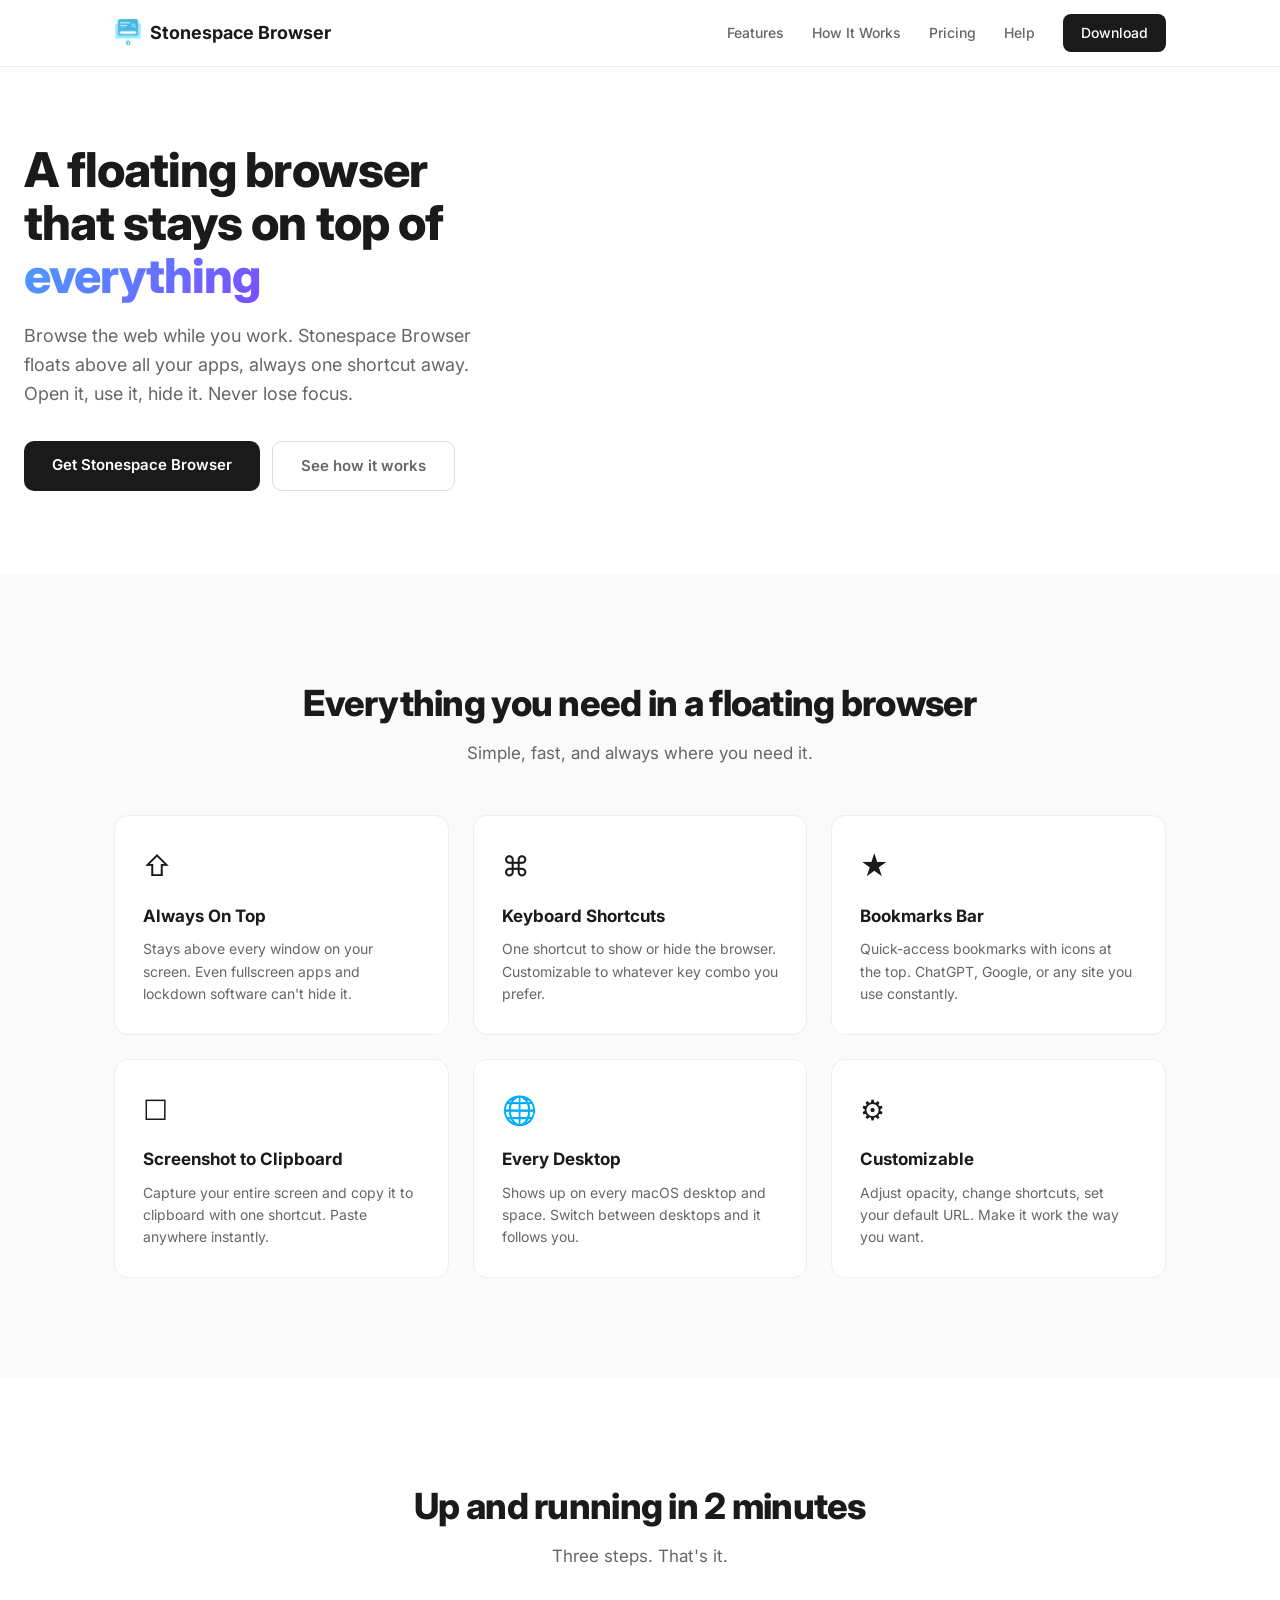
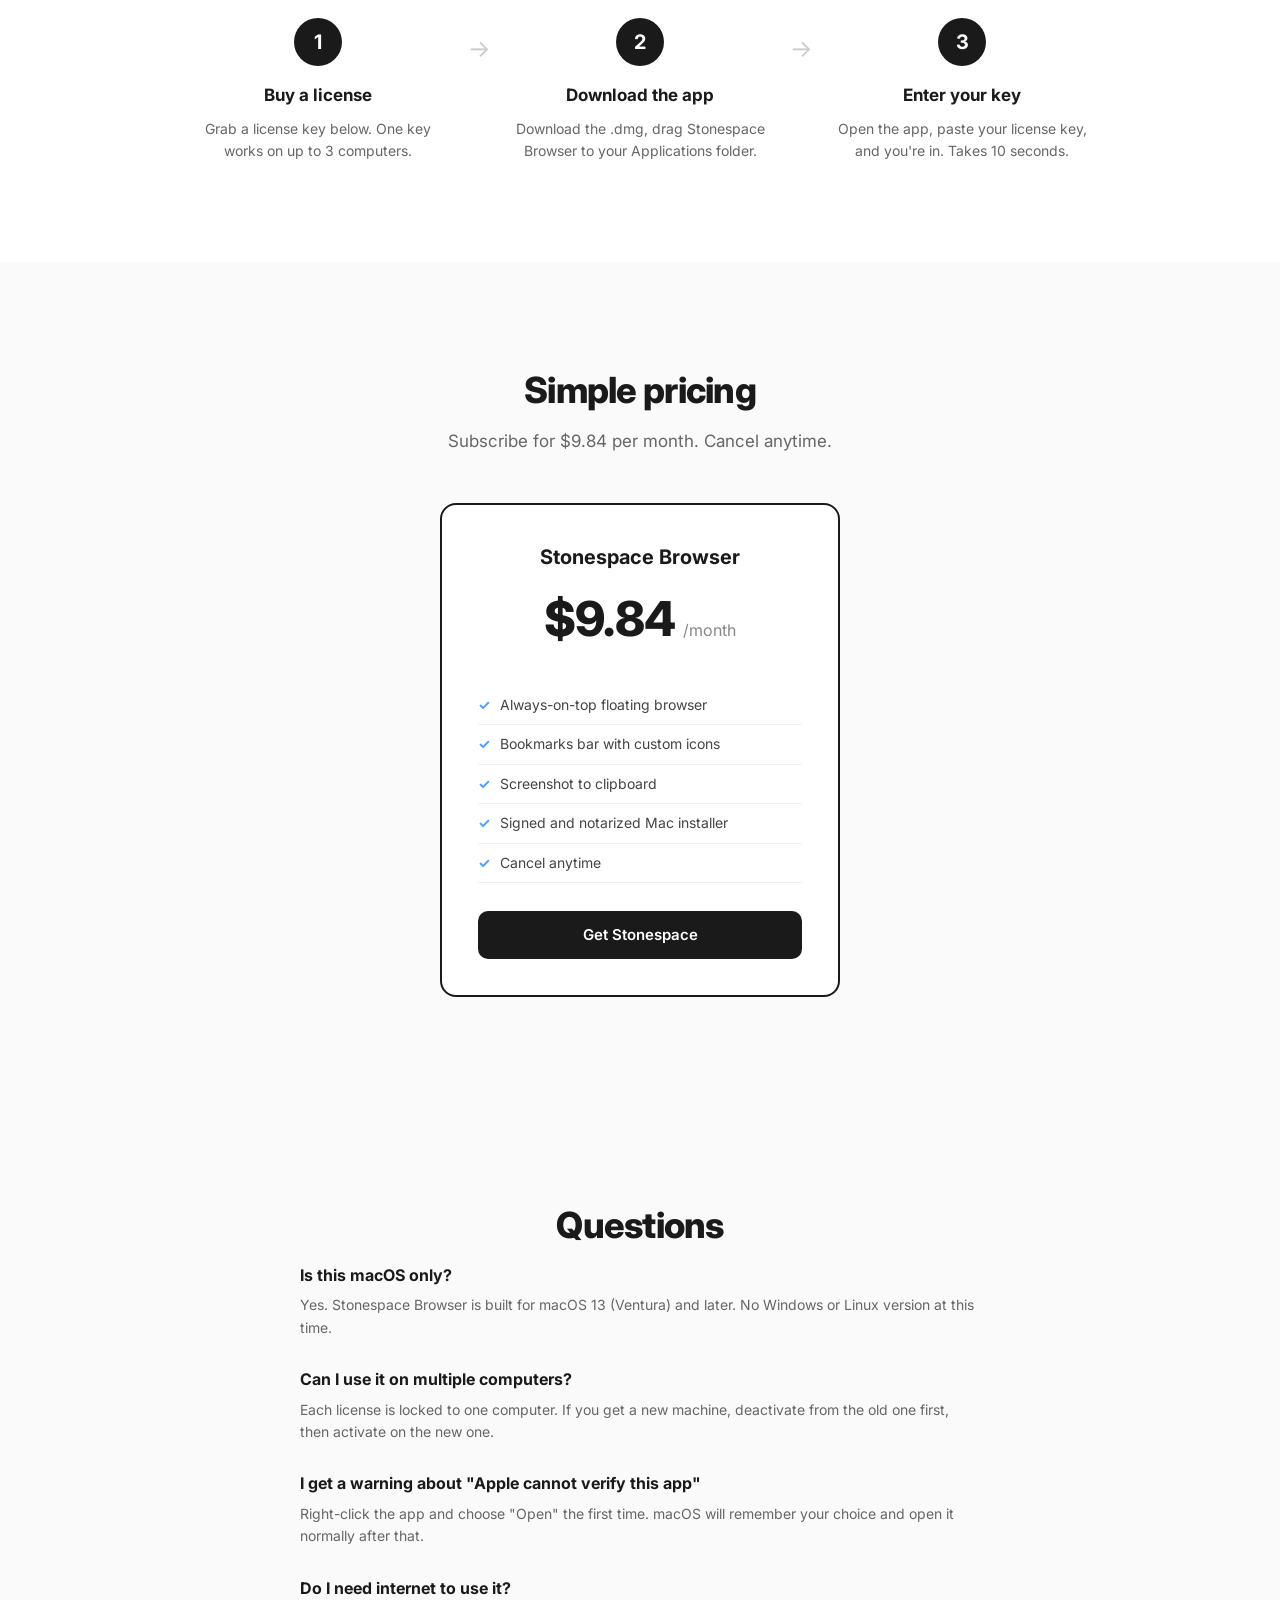
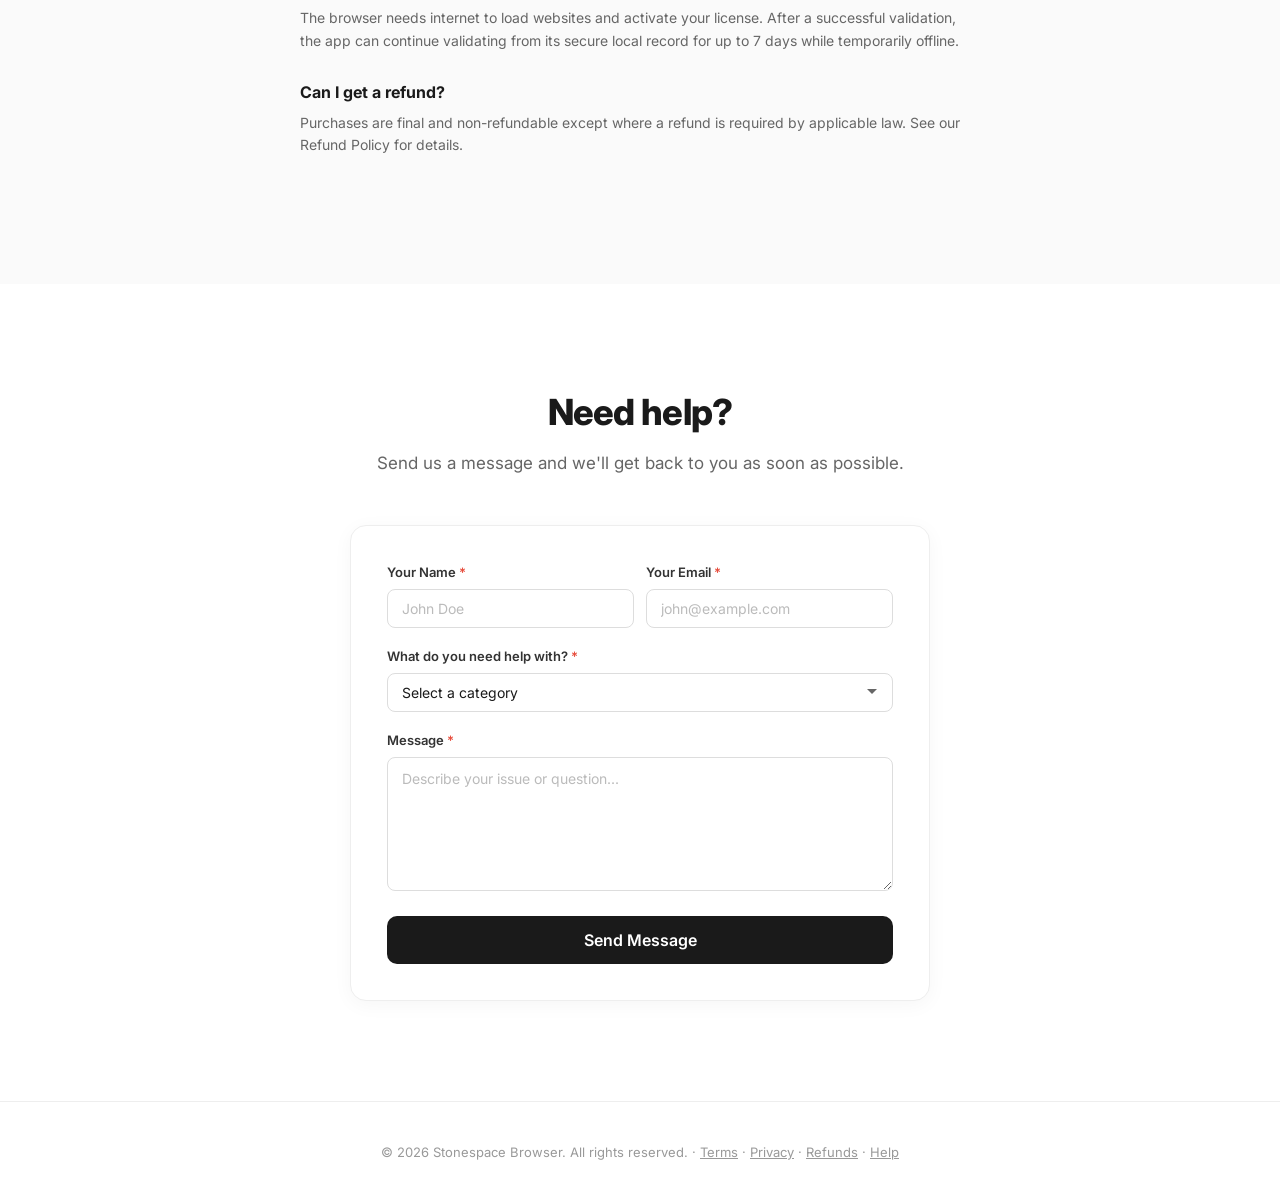
<file: index.html>
<!DOCTYPE html>
<html lang="en">
<head>
  <meta charset="UTF-8">
  <meta name="viewport" content="width=device-width, initial-scale=1.0">
  <title>Stonespace Browser - A floating browser that stays on top of everything</title>
  <meta name="description" content="Stonespace Browser is a floating, always-on-top browser for macOS. Browse while you work. Keyboard shortcuts, bookmarks, screenshot tools.">
  <link rel="icon" type="image/png" href="assets/logo.png"><link rel="apple-touch-icon" href="assets/logo.png"><link rel="stylesheet" href="styles.css">
  <link rel="preconnect" href="https://fonts.googleapis.com">
  <meta name="google-site-verification" content="9dTam0YmPldmu70HEx65VYj5ccZgV-qTN7YN_IfCn6Y"><link rel="preconnect" href="https://fonts.gstatic.com" crossorigin>
  <link href="https://fonts.googleapis.com/css2?family=Inter:wght@400;500;600;700;800&amp;display=swap" rel="stylesheet">
</head>
<body>

  <!-- Nav -->
  <nav>
    <div class="nav-inner">
      <div class="nav-logo">
        <img src="assets/logo.png" alt="Stonespace Browser" class="nav-logo-img">
        Stonespace Browser
      </div>
      <div class="nav-links">
        <a href="#features">Features</a>
        <a href="#how-it-works">How It Works</a>
        <a href="#pricing">Pricing</a>
        <a href="#help" class="nav-link-help">Help</a>
        <a href="#" class="nav-btn open-registration">Download</a>
      </div>
    </div>
  </nav>

  <!-- Hero -->
  <section class="hero">
    <div class="hero-inner">
      <div class="hero-text">
        <h1>A floating browser that stays on top of <em>everything</em></h1>
        <p class="hero-sub">Browse the web while you work. Stonespace Browser floats above all your apps, always one shortcut away. Open it, use it, hide it. Never lose focus.</p>
        <div class="hero-buttons">
          <a href="#" class="btn btn-primary open-registration">Get Stonespace Browser</a>
          <a href="#how-it-works" class="btn btn-ghost">See how it works</a>
        </div>
      </div>

      <div class="hero-macbook">
        <video id="demo-video" class="hero-video" muted loop playsinline>
          <source src="assets/hero-demo.mp4" type="video/mp4">
        </video>

        <!-- Floating shortcut indicator -->
        <div class="shortcut-badge" id="shortcut-badge">
          <span class="kbd">&#8984;</span> + <span class="kbd">3</span>
        </div>
      </div>
    </div>
  </section>

  <!-- Features -->
  <section class="features" id="features">
    <div class="section-inner">
      <h2>Everything you need in a floating browser</h2>
      <p class="section-sub">Simple, fast, and always where you need it.</p>

      <div class="features-grid">
        <div class="feature-card">
          <div class="feature-icon">&#8679;</div>
          <h3>Always On Top</h3>
          <p>Stays above every window on your screen. Even fullscreen apps and lockdown software can't hide it.</p>
        </div>
        <div class="feature-card">
          <div class="feature-icon">&#8984;</div>
          <h3>Keyboard Shortcuts</h3>
          <p>One shortcut to show or hide the browser. Customizable to whatever key combo you prefer.</p>
        </div>
        <div class="feature-card">
          <div class="feature-icon">&#9733;</div>
          <h3>Bookmarks Bar</h3>
          <p>Quick-access bookmarks with icons at the top. ChatGPT, Google, or any site you use constantly.</p>
        </div>
        <div class="feature-card">
          <div class="feature-icon">&#9744;</div>
          <h3>Screenshot to Clipboard</h3>
          <p>Capture your entire screen and copy it to clipboard with one shortcut. Paste anywhere instantly.</p>
        </div>
        <div class="feature-card">
          <div class="feature-icon">&#127760;</div>
          <h3>Every Desktop</h3>
          <p>Shows up on every macOS desktop and space. Switch between desktops and it follows you.</p>
        </div>
        <div class="feature-card">
          <div class="feature-icon">&#9881;</div>
          <h3>Customizable</h3>
          <p>Adjust opacity, change shortcuts, set your default URL. Make it work the way you want.</p>
        </div>
      </div>
    </div>
  </section>

  <!-- How It Works -->
  <section class="how-it-works" id="how-it-works">
    <div class="section-inner">
      <h2>Up and running in 2 minutes</h2>
      <p class="section-sub">Three steps. That's it.</p>

      <div class="steps">
        <div class="step">
          <div class="step-num">1</div>
          <h3>Buy a license</h3>
          <p>Grab a license key below. One key works on up to 3 computers.</p>
        </div>
        <div class="step-arrow">&rarr;</div>
        <div class="step">
          <div class="step-num">2</div>
          <h3>Download the app</h3>
          <p>Download the .dmg, drag Stonespace Browser to your Applications folder.</p>
        </div>
        <div class="step-arrow">&rarr;</div>
        <div class="step">
          <div class="step-num">3</div>
          <h3>Enter your key</h3>
          <p>Open the app, paste your license key, and you're in. Takes 10 seconds.</p>
        </div>
      </div>
    </div>
  </section>

  <!-- Pricing -->
  <section class="pricing" id="pricing">
    <div class="section-inner">
      <h2>Simple pricing</h2>
      <p class="section-sub">Subscribe for <span class="price-value">$9.84</span> per month. Cancel anytime.</p>

      <div class="pricing-card">
        <div class="pricing-header">
          <h3>Stonespace Browser</h3>
          <div class="pricing-amount">
            <span class="price price-value">$9.99</span>
            <span class="price-period">/month</span>
          </div>
        </div>
        <ul class="pricing-features">
          <li>Always-on-top floating browser</li>
          <li>Bookmarks bar with custom icons</li>
          <li>Screenshot to clipboard</li>
          <li>Signed and notarized Mac installer</li>
          <li>Cancel anytime</li>
        </ul>
        <a href="#" class="btn btn-primary btn-full open-registration">Get Stonespace</a>
      </div>
    </div>
  </section>


  <!-- FAQ -->
  <section class="faq" id="faq">
    <div class="section-inner">
      <h2>Questions</h2>

      <div class="faq-list">
        <div class="faq-item">
          <h3>Is this macOS only?</h3>
          <p>Yes. Stonespace Browser is built for macOS 13 (Ventura) and later. No Windows or Linux version at this time.</p>
        </div>
        <div class="faq-item">
          <h3>Can I use it on multiple computers?</h3>
          <p>Each license is locked to one computer. If you get a new machine, deactivate from the old one first, then activate on the new one.</p>
        </div>
        <div class="faq-item">
          <h3>I get a warning about "Apple cannot verify this app"</h3>
          <p>Right-click the app and choose "Open" the first time. macOS will remember your choice and open it normally after that.</p>
        </div>
        <div class="faq-item">
          <h3>Do I need internet to use it?</h3>
          <p>The browser needs internet to load websites and activate your license. After a successful validation, the app can continue validating from its secure local record for up to 7 days while temporarily offline.</p>
        </div>
        <div class="faq-item">
          <h3>Can I get a refund?</h3>
          <p>Purchases are final and non-refundable except where a refund is required by applicable law. See our Refund Policy for details.</p>
        </div>
      </div>
    </div>
  </section>

  <!-- Help -->
  <section class="help" id="help">
    <div class="section-inner">
      <h2>Need help?</h2>
      <p class="section-sub">Send us a message and we'll get back to you as soon as possible.</p>

      <div class="help-card">
        <form id="help-form" novalidate>
          <div class="form-row">
            <div class="form-group">
              <label for="help-name">Your Name <span class="required">*</span></label>
              <input type="text" id="help-name" name="name" required placeholder="John Doe">
            </div>
            <div class="form-group">
              <label for="help-email">Your Email <span class="required">*</span></label>
              <input type="email" id="help-email" name="email" required placeholder="john@example.com">
            </div>
          </div>

          <div class="form-group">
            <label for="help-category">What do you need help with? <span class="required">*</span></label>
            <select id="help-category" name="category" required>
              <option value="" disabled selected>Select a category</option>
              <option value="Installation">Installation issue</option>
              <option value="License">License or activation</option>
              <option value="Bug">Something isn't working</option>
              <option value="Billing">Billing or subscription</option>
              <option value="Feature Request">Feature request</option>
              <option value="Refund">Refund request</option>
              <option value="Other">Other</option>
            </select>
          </div>

          <div class="form-group">
            <label for="help-message">Message <span class="required">*</span></label>
            <textarea id="help-message" name="message" required placeholder="Describe your issue or question..." rows="5"></textarea>
          </div>

          <button type="submit" class="btn btn-primary btn-full help-submit" id="help-submit-btn">Send Message</button>
        </form>

        <div class="help-success" id="help-success" style="display: none;">
          <div class="help-success-icon">&#10003;</div>
          <h3>Message sent!</h3>
          <p>Your ticket number is <strong id="help-ticket-display"></strong></p>
          <p class="help-success-note">We'll get back to you by email. Save your ticket number for reference.</p>
          <button class="btn btn-ghost" id="help-send-another">Send another message</button>
        </div>
      </div>
    </div>
  </section>

  <!-- Registration Modal -->
  <div class="modal-overlay" id="registration-modal">
    <div class="modal-card">
      <button class="modal-close" id="modal-close">&times;</button>
      <h2 class="modal-title">Get Stonespace Browser</h2>
      <p class="modal-subtitle">Fill in your info and we'll take you to checkout.</p>

      <form id="registration-form" novalidate>
        <div class="form-row">
          <div class="form-group">
            <label for="reg-first-name">First Name <span class="required">*</span></label>
            <input type="text" id="reg-first-name" name="firstName" required placeholder="John">
          </div>
          <div class="form-group">
            <label for="reg-last-name">Last Name <span class="required">*</span></label>
            <input type="text" id="reg-last-name" name="lastName" required placeholder="Doe">
          </div>
        </div>

        <div class="form-group">
          <label for="reg-email">Email <span class="required">*</span></label>
          <input type="email" id="reg-email" name="email" required placeholder="john@example.com">
        </div>

        <div class="form-group">
          <label for="reg-phone">Phone Number <span class="required">*</span></label>
          <input type="tel" id="reg-phone" name="phone" required placeholder="(555) 123-4567">
        </div>

        <div class="form-group">
          <label for="reg-occupation">Occupation <span class="required">*</span></label>
          <select id="reg-occupation" name="occupation" required>
            <option value="" disabled selected>Select your occupation</option>
            <option value="Student">Student</option>
            <option value="Teacher/Professor">Teacher/Professor</option>
            <option value="Software Developer">Software Developer</option>
            <option value="Designer">Designer</option>
            <option value="Business Owner">Business Owner</option>
            <option value="Freelancer">Freelancer</option>
            <option value="Other">Other</option>
          </select>
        </div>

        <div class="form-group" id="school-group" style="display: none;">
          <label for="reg-school">School <span class="required">*</span></label>
          <div class="school-autocomplete">
            <input type="text" id="reg-school" name="school" placeholder="Start typing your school name..." autocomplete="off">
            <ul class="school-dropdown" id="school-dropdown"></ul>
          </div>
        </div>

        <div class="form-group form-group-checkbox">
          <label class="checkbox-label">
            <input type="checkbox" id="reg-terms" name="terms" required>
            <span>I agree to the <a href="terms.html" target="_blank">Terms and Conditions</a> <span class="required">*</span></span>
          </label>
          <span class="terms-confirm" id="terms-confirm" style="display: none;">✓ Got it, thanks for agreeing</span>
        </div>

        <button type="submit" class="btn btn-primary btn-full modal-submit">Continue to Checkout</button>
      </form>
    </div>
  </div>

  <!-- Footer -->
  <footer>
    <div class="section-inner">
      <p>&copy; 2026 Stonespace Browser. All rights reserved. · <a href="terms.html" style="color: #999; text-decoration: underline;">Terms</a> · <a href="privacy.html" style="color: #999; text-decoration: underline;">Privacy</a> · <a href="refunds.html" style="color: #999; text-decoration: underline;">Refunds</a> · <a href="#help" style="color: #999; text-decoration: underline;">Help</a></p>
    </div>
  </footer>

  <script>
    // =====================================================
    // CHANGE PRICE HERE — update this value when you
    // change the price on LemonSqueezy. This is the ONLY
    // place in the entire page where the price is set.
    // All "$X.XX" text on the page pulls from this value.
    // =====================================================
    const PRODUCT_PRICE = '9.84';

    // Fill in all price placeholders
    document.querySelectorAll('.price-value').forEach(el => {
      el.textContent = '$' + PRODUCT_PRICE;
    });
  </script>

  <script>
    // Video playback + keyboard animation sync
    const video = document.getElementById('demo-video');
    const badge = document.getElementById('shortcut-badge');

    const OPEN_TIME = 2.0;
    const CLOSE_TIME = 13.0;
    const BADGE_DURATION = 2500; // ms — how long the badge stays visible

    function highlightKeys() {
      badge.classList.add('visible');
      setTimeout(() => {
        badge.classList.remove('visible');
      }, BADGE_DURATION);
    }

    let openFired = false;
    let closeFired = false;

    video.addEventListener('timeupdate', () => {
      const t = video.currentTime;

      if (t >= OPEN_TIME && t < OPEN_TIME + 0.5 && !openFired) {
        openFired = true;
        highlightKeys();
      }

      if (t >= CLOSE_TIME && t < CLOSE_TIME + 0.5 && !closeFired) {
        closeFired = true;
        highlightKeys();
      }

      // Reset flags when video loops
      if (t < 1) {
        openFired = false;
        closeFired = false;
      }
    });

    // Auto-play video when it's in view
    const observer = new IntersectionObserver((entries) => {
      entries.forEach(entry => {
        if (entry.isIntersecting) {
          video.play();
        } else {
          video.pause();
        }
      });
    }, { threshold: 0.3 });

    observer.observe(video);

    // Smooth scroll for nav links (skip registration popup buttons)
    document.querySelectorAll('a[href^="#"]').forEach(anchor => {
      if (anchor.classList.contains('open-registration')) return;
      anchor.addEventListener('click', function (e) {
        e.preventDefault();
        const target = document.querySelector(this.getAttribute('href'));
        if (target) {
          target.scrollIntoView({ behavior: 'smooth', block: 'start' });
        }
      });
    });
  </script>

  <script>
    // =====================================================
    // Registration Modal
    // =====================================================

    const CHECKOUT_BASE_URL = 'https://stonespacebrowser.lemonsqueezy.com/checkout/buy/f1d45b12-6122-4d7c-b805-a6390dc9b291';

    // --- School list (US colleges + major high schools) ---
    const SCHOOLS = [
      // Ivy League
      "Harvard University","Yale University","Princeton University","Columbia University",
      "University of Pennsylvania","Brown University","Dartmouth College","Cornell University",
      // Top National Universities
      "Massachusetts Institute of Technology (MIT)","Stanford University","California Institute of Technology (Caltech)",
      "University of Chicago","Duke University","Northwestern University","Johns Hopkins University",
      "Rice University","Vanderbilt University","Washington University in St. Louis","Emory University",
      "Georgetown University","University of Notre Dame","Carnegie Mellon University","University of Virginia",
      "Wake Forest University","University of Michigan","University of Southern California (USC)",
      "New York University (NYU)","Tufts University","University of North Carolina at Chapel Hill",
      "Boston College","Boston University","University of Rochester","Brandeis University",
      "Case Western Reserve University","Georgia Institute of Technology (Georgia Tech)",
      "University of Florida","University of Texas at Austin","University of Wisconsin-Madison",
      "University of Illinois Urbana-Champaign","Ohio State University","Penn State University",
      "Purdue University","University of Washington","University of Maryland","Indiana University Bloomington",
      "University of Minnesota","Michigan State University","University of Iowa","University of Colorado Boulder",
      "University of Oregon","University of Arizona","Arizona State University","University of Pittsburgh",
      "Rutgers University","University of Connecticut","Virginia Tech","Texas A&M University",
      "University of Georgia","University of South Carolina","University of Tennessee",
      "University of Alabama","University of Kentucky","University of Arkansas","University of Kansas",
      "University of Oklahoma","University of Nebraska","University of Missouri","Iowa State University",
      "Oregon State University","Washington State University","Colorado State University",
      "North Carolina State University","Florida State University","University of Central Florida",
      "University of South Florida","Florida International University",
      // UC System
      "UCLA","UC Berkeley","UC San Diego","UC Davis","UC Santa Barbara","UC Irvine",
      "UC Santa Cruz","UC Riverside","UC Merced",
      // CSU System
      "San Diego State University","San Jose State University","Cal Poly San Luis Obispo",
      "Cal Poly Pomona","Sacramento State University","San Francisco State University",
      "Long Beach State University","Fresno State University","Cal State Fullerton",
      "Cal State Northridge","Cal State Los Angeles",
      // SUNY/CUNY
      "Stony Brook University (SUNY)","University at Buffalo (SUNY)","Binghamton University (SUNY)",
      "University at Albany (SUNY)","CUNY Baruch College","CUNY Hunter College","CUNY City College",
      "CUNY Brooklyn College","CUNY Queens College",
      // Liberal Arts
      "Williams College","Amherst College","Swarthmore College","Pomona College","Wellesley College",
      "Bowdoin College","Middlebury College","Claremont McKenna College","Carleton College",
      "Hamilton College","Haverford College","Colby College","Harvey Mudd College",
      "Grinnell College","Davidson College","Colgate University","Wesleyan University",
      "Bates College","Colorado College","Oberlin College","Smith College","Barnard College",
      "Vassar College","Bryn Mawr College","Scripps College","Reed College",
      // HBCUs
      "Howard University","Spelman College","Morehouse College","Hampton University",
      "Tuskegee University","Florida A&M University","North Carolina A&T","Xavier University of Louisiana",
      // Other Notables
      "Northeastern University","Villanova University","Santa Clara University","Loyola Marymount University",
      "Gonzaga University","Creighton University","George Washington University","American University",
      "Syracuse University","University of Denver","Tulane University","Lehigh University",
      "Pepperdine University","Southern Methodist University (SMU)","Texas Christian University (TCU)",
      "Baylor University","Brigham Young University (BYU)","University of Miami",
      "Clemson University","Auburn University","University of Mississippi (Ole Miss)",
      "Louisiana State University (LSU)","University of Utah","University of Nevada, Las Vegas (UNLV)",
      "University of Hawaii at Manoa","University of New Mexico","University of Idaho",
      "University of Wyoming","University of Montana","University of North Dakota",
      "University of South Dakota","University of Vermont","University of Maine",
      "University of New Hampshire","University of Rhode Island","University of Delaware",
      // Community Colleges (major ones)
      "Miami Dade College","Houston Community College","Lone Star College",
      "Northern Virginia Community College (NOVA)","Austin Community College",
      "Santa Monica College","Pasadena City College","De Anza College","Diablo Valley College",
      "Orange Coast College","Glendale Community College","Mesa Community College",
      "Maricopa Community Colleges","Valencia College","Broward College",
      "Community College of Philadelphia","Montgomery College",
      // Major High Schools
      "Thomas Jefferson High School for Science and Technology","Stuyvesant High School",
      "Bronx High School of Science","Brooklyn Technical High School",
      "Phillips Academy Andover","Phillips Exeter Academy","Deerfield Academy",
      "Choate Rosemary Hall","Lawrenceville School","Hotchkiss School",
      "St. Paul's School","Milton Academy","Groton School","Middlesex School",
      "Loomis Chaffee School","Peddie School","Westminster School","Cate School",
      "Thacher School","Lakeside School",
      // Other — typed manually by user
    ];

    // --- DOM refs ---
    const modal = document.getElementById('registration-modal');
    const modalCloseBtn = document.getElementById('modal-close');
    const regForm = document.getElementById('registration-form');
    const occupationSelect = document.getElementById('reg-occupation');
    const schoolGroup = document.getElementById('school-group');
    const schoolInput = document.getElementById('reg-school');
    const schoolDropdown = document.getElementById('school-dropdown');

    // --- Open modal ---
    document.querySelectorAll('.open-registration').forEach(btn => {
      btn.addEventListener('click', function(e) {
        e.preventDefault();
        modal.classList.add('active');
        document.body.style.overflow = 'hidden';
      });
    });

    // --- Close modal ---
    function closeModal() {
      modal.classList.remove('active');
      document.body.style.overflow = '';
    }

    modalCloseBtn.addEventListener('click', closeModal);

    modal.addEventListener('click', function(e) {
      if (e.target === modal) closeModal();
    });

    document.addEventListener('keydown', function(e) {
      if (e.key === 'Escape' && modal.classList.contains('active')) closeModal();
    });

    // --- Confirm terms checkbox visually when checked ---
    const termsCheckboxEl = document.getElementById('reg-terms');
    const termsConfirmEl = document.getElementById('terms-confirm');
    termsCheckboxEl.addEventListener('change', function() {
      termsConfirmEl.style.display = this.checked ? 'block' : 'none';
      if (this.checked) this.classList.remove('input-error');
    });

    // --- Show/hide school field based on occupation ---
    occupationSelect.addEventListener('change', function() {
      if (this.value === 'Student') {
        schoolGroup.style.display = 'block';
        schoolInput.setAttribute('required', '');
      } else {
        schoolGroup.style.display = 'none';
        schoolInput.removeAttribute('required');
        schoolInput.value = '';
      }
    });

    // --- School autocomplete ---
    let schoolFocused = false;

    schoolInput.addEventListener('input', function() {
      const query = this.value.trim().toLowerCase();
      schoolDropdown.innerHTML = '';

      if (query.length < 2) {
        schoolDropdown.style.display = 'none';
        return;
      }

      const matches = SCHOOLS.filter(s => s.toLowerCase().includes(query)).slice(0, 8);

      if (matches.length === 0) {
        schoolDropdown.style.display = 'none';
        return;
      }

      matches.forEach(school => {
        const li = document.createElement('li');
        li.textContent = school;
        li.addEventListener('mousedown', function(e) {
          e.preventDefault();
          schoolInput.value = school;
          schoolDropdown.style.display = 'none';
        });
        schoolDropdown.appendChild(li);
      });

      schoolDropdown.style.display = 'block';
    });

    schoolInput.addEventListener('focus', function() {
      schoolFocused = true;
    });

    schoolInput.addEventListener('blur', function() {
      schoolFocused = false;
      setTimeout(() => {
        if (!schoolFocused) schoolDropdown.style.display = 'none';
      }, 200);
    });

    // --- Help form ---
    const helpForm = document.getElementById('help-form');
    const helpSuccess = document.getElementById('help-success');
    const helpTicketDisplay = document.getElementById('help-ticket-display');
    const helpSubmitBtn = document.getElementById('help-submit-btn');

    function generateTicketNumber() {
      const timestamp = Date.now().toString(36).toUpperCase();
      const random = Math.floor(Math.random() * 9000 + 1000);
      return 'SS-' + timestamp + '-' + random;
    }

    document.getElementById('help-send-another').addEventListener('click', function() {
      helpSuccess.style.display = 'none';
      helpForm.style.display = 'block';
      helpForm.reset();
    });

    helpForm.addEventListener('submit', function(e) {
      e.preventDefault();

      const name = document.getElementById('help-name').value.trim();
      const email = document.getElementById('help-email').value.trim();
      const category = document.getElementById('help-category').value;
      const message = document.getElementById('help-message').value.trim();

      // Clear previous errors
      helpForm.querySelectorAll('.form-error').forEach(el => el.remove());
      helpForm.querySelectorAll('.input-error').forEach(el => el.classList.remove('input-error'));

      let hasError = false;

      function showHelpError(inputId, msg) {
        hasError = true;
        const input = document.getElementById(inputId);
        input.classList.add('input-error');
        const err = document.createElement('span');
        err.className = 'form-error';
        err.textContent = msg;
        input.parentNode.appendChild(err);
      }

      if (!name) showHelpError('help-name', 'Name is required');
      if (!email) {
        showHelpError('help-email', 'Email is required');
      } else if (!/^[^\s@]+@[^\s@]+\.[^\s@]+$/.test(email)) {
        showHelpError('help-email', 'Please enter a valid email');
      }
      if (!category) showHelpError('help-category', 'Please select a category');
      if (!message) showHelpError('help-message', 'Message is required');

      if (hasError) return;

      const ticketNumber = generateTicketNumber();

      // Disable button while sending
      helpSubmitBtn.disabled = true;
      helpSubmitBtn.textContent = 'Sending...';

      const HELP_WEBHOOK = 'https://script.google.com/macros/s/AKfycbyhwb3YI72eLEXvm5rHXlZ7xAh3m7A2djgRMWFh34awM5OQGXiQJl4hz3SkyurtctzGpQ/exec';

      const params = new URLSearchParams({
        ticketNumber: ticketNumber,
        name: name,
        email: email,
        category: category,
        message: message,
        timestamp: new Date().toISOString()
      });

      fetch(HELP_WEBHOOK + '?' + params.toString(), {
        method: 'GET',
        mode: 'no-cors'
      }).then(() => {
        helpForm.style.display = 'none';
        helpTicketDisplay.textContent = ticketNumber;
        helpSuccess.style.display = 'block';
        helpSubmitBtn.disabled = false;
        helpSubmitBtn.textContent = 'Send Message';
      }).catch(() => {
        helpForm.style.display = 'none';
        helpTicketDisplay.textContent = ticketNumber;
        helpSuccess.style.display = 'block';
        helpSubmitBtn.disabled = false;
        helpSubmitBtn.textContent = 'Send Message';
      });
    });

    // --- Form submission ---
    regForm.addEventListener('submit', function(e) {
      e.preventDefault();

      // Validate all required fields
      const firstName = document.getElementById('reg-first-name').value.trim();
      const lastName = document.getElementById('reg-last-name').value.trim();
      const email = document.getElementById('reg-email').value.trim();
      const phone = document.getElementById('reg-phone').value.trim();
      const occupation = occupationSelect.value;
      const school = schoolInput.value.trim();

      // Clear previous errors
      regForm.querySelectorAll('.form-error').forEach(el => el.remove());
      regForm.querySelectorAll('.input-error').forEach(el => el.classList.remove('input-error'));

      let hasError = false;

      function showError(inputId, message) {
        hasError = true;
        const input = document.getElementById(inputId);
        input.classList.add('input-error');
        const err = document.createElement('span');
        err.className = 'form-error';
        err.textContent = message;
        input.parentNode.appendChild(err);
      }

      if (!firstName) showError('reg-first-name', 'First name is required');
      if (!lastName) showError('reg-last-name', 'Last name is required');
      if (!email) {
        showError('reg-email', 'Email is required');
      } else if (!/^[^\s@]+@[^\s@]+\.[^\s@]+$/.test(email)) {
        showError('reg-email', 'Please enter a valid email');
      }
      if (!phone) showError('reg-phone', 'Phone number is required');
      if (!occupation) showError('reg-occupation', 'Please select an occupation');
      if (occupation === 'Student' && !school) showError('reg-school', 'School is required for students');

      // Terms checkbox validation
      const termsCheckbox = document.getElementById('reg-terms');
      if (!termsCheckbox.checked) {
        hasError = true;
        termsCheckbox.classList.add('input-error');
        const err = document.createElement('span');
        err.className = 'form-error';
        err.textContent = 'You must agree to the Terms and Conditions';
        termsCheckbox.closest('.form-group-checkbox').appendChild(err);
      }

      if (hasError) return;

      // Collect data
      // Note: reaching this point means termsCheckbox.checked is true,
      // since the validation above returns early otherwise.
      const registrationData = {
        firstName,
        lastName,
        email,
        phone,
        occupation,
        school: occupation === 'Student' ? school : '',
        termsAccepted: 'yes',
        timestamp: new Date().toISOString()
      };

      // Send to Google Sheet via Google Apps Script (GET request with query params)
      const GOOGLE_SHEET_WEBHOOK = 'https://script.google.com/macros/s/AKfycbxwvxoI_zh5I-8Iay0oKiMw6Ja_a-gwXOGGK-kQ-q_-foWrHFXBaM9PGPi2MQfC6_6ukg/exec';

      const params = new URLSearchParams({
        firstName: registrationData.firstName,
        lastName: registrationData.lastName,
        email: registrationData.email,
        phone: registrationData.phone,
        occupation: registrationData.occupation,
        school: registrationData.school || '',
        termsAccepted: registrationData.termsAccepted,
        timestamp: registrationData.timestamp
      });

      fetch(GOOGLE_SHEET_WEBHOOK + '?' + params.toString(), {
        method: 'GET',
        mode: 'no-cors'
      }).catch(() => {});

      // Redirect to LemonSqueezy checkout with email pre-filled
      const checkoutUrl = CHECKOUT_BASE_URL + '?checkout[email]=' + encodeURIComponent(email);
      window.location.href = checkoutUrl;
    });
  </script>

</body>
</html>
</file>
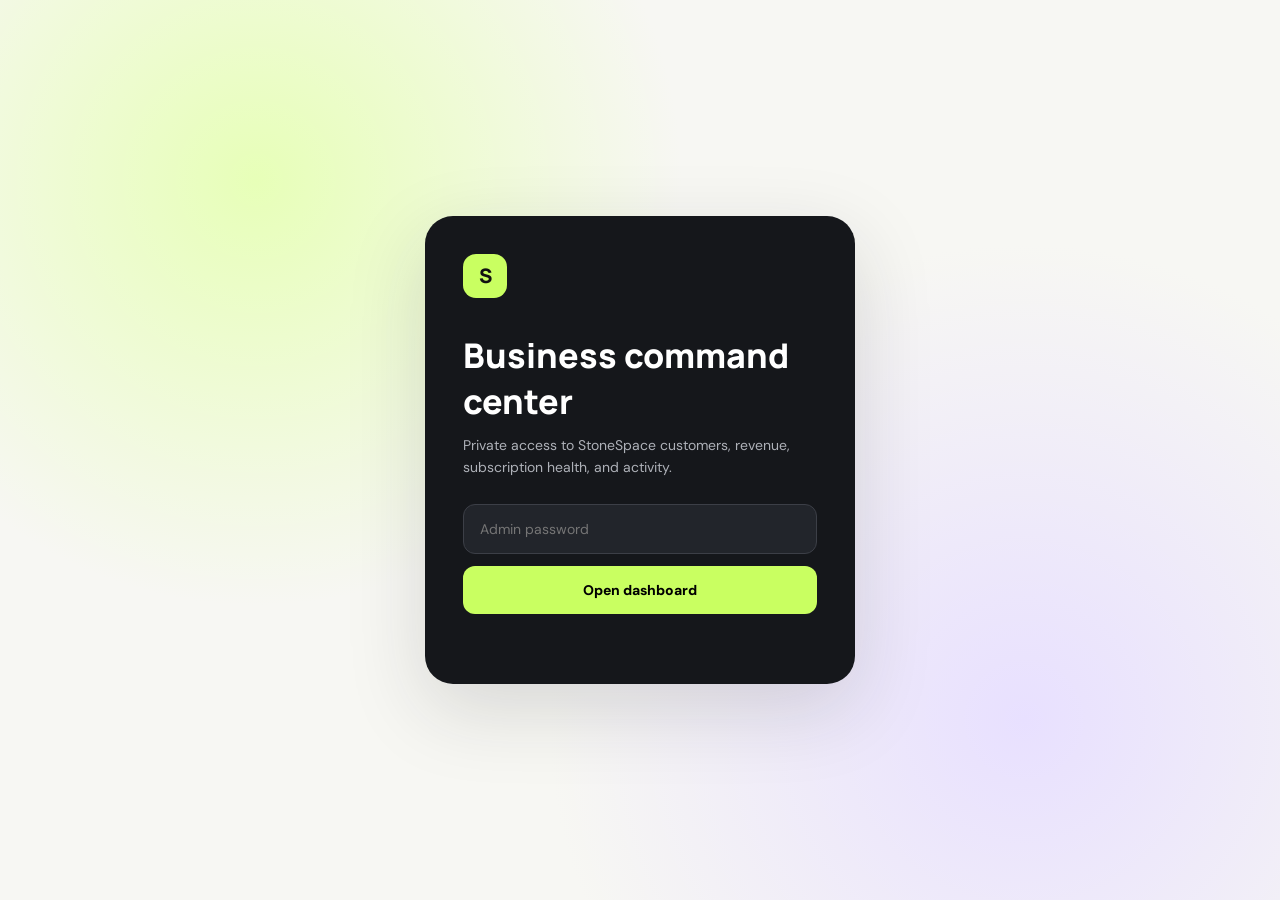
<file: admin/index.html>
<!doctype html>
<html lang="en">
<head>
  <meta charset="utf-8">
  <meta name="viewport" content="width=device-width,initial-scale=1">
  <meta name="robots" content="noindex,nofollow">
  <title>StoneSpace Admin</title>
  <link rel="preconnect" href="https://fonts.googleapis.com">
  <link rel="preconnect" href="https://fonts.gstatic.com" crossorigin>
  <link href="https://fonts.googleapis.com/css2?family=DM+Sans:wght@400;500;600;700&family=Manrope:wght@600;700;800&display=swap" rel="stylesheet">
  <style>
    :root{--ink:#17191d;--muted:#71757d;--paper:#f5f5f2;--card:#fff;--line:#e6e6e1;--lime:#c9ff61;--purple:#7047eb;--red:#d94a4a}
    *{box-sizing:border-box}body{margin:0;background:var(--paper);color:var(--ink);font:14px 'DM Sans',sans-serif}.hidden{display:none!important}button,input,select{font:inherit}
    .login{min-height:100vh;display:grid;place-items:center;padding:24px;background:radial-gradient(circle at 20% 20%,#e7ffb8,transparent 34%),radial-gradient(circle at 80% 80%,#e8e0ff,transparent 38%),#f7f7f3}
    .login-card{width:min(430px,100%);background:#15171b;color:#fff;border-radius:28px;padding:38px;box-shadow:0 25px 80px #20232b26}.mark{width:44px;height:44px;background:var(--lime);border-radius:13px;display:grid;place-items:center;color:#111;font:800 20px Manrope;margin-bottom:34px}
    .login h1{font:800 34px Manrope;margin:0 0 10px}.login p{color:#aeb1b8;line-height:1.6;margin:0 0 26px}.login input{width:100%;padding:15px 16px;border:1px solid #3c3f47;border-radius:12px;background:#22252b;color:#fff;outline:0}.login input:focus{border-color:var(--lime)}.login button{width:100%;margin-top:12px;padding:15px;border:0;border-radius:12px;background:var(--lime);font-weight:800;cursor:pointer}.error{color:#ff8e8e;margin-top:12px;min-height:20px}
    .top{height:76px;display:flex;align-items:center;justify-content:space-between;padding:0 34px;border-bottom:1px solid var(--line);background:#fafaf7}.brand{font:800 19px Manrope;display:flex;align-items:center;gap:10px}.brand i{width:29px;height:29px;background:var(--ink);color:var(--lime);border-radius:9px;display:grid;place-items:center;font-style:normal}.top-right{display:flex;align-items:center;gap:14px;color:var(--muted)}.refresh{border:1px solid var(--line);background:#fff;border-radius:10px;padding:9px 13px;cursor:pointer}
    .main{max-width:1460px;margin:auto;padding:30px 34px 54px}.eyebrow{font-weight:700;color:var(--purple);text-transform:uppercase;letter-spacing:.12em;font-size:11px}.headline{display:flex;justify-content:space-between;align-items:end;margin:8px 0 26px}.headline h1{font:800 clamp(28px,3vw,42px) Manrope;margin:0}.headline p{color:var(--muted);margin:8px 0 0}.health{background:var(--lime);padding:10px 14px;border-radius:99px;font-weight:800}
    .stats{display:grid;grid-template-columns:repeat(5,1fr);gap:14px}.stat,.panel{background:var(--card);border:1px solid var(--line);border-radius:18px}.stat{padding:20px}.stat small{color:var(--muted);font-weight:600}.stat strong{display:block;font:800 30px Manrope;margin-top:12px}.sub{font-size:12px;color:var(--muted);margin-top:5px}.grid{display:grid;grid-template-columns:1.45fr .75fr;gap:18px;margin-top:18px}.panel{padding:22px;overflow:hidden}.panel-head{display:flex;justify-content:space-between;align-items:center;margin-bottom:18px}.panel h2{font:800 18px Manrope;margin:0}.filters{display:flex;gap:8px;align-items:center}.search,.filter{border:1px solid var(--line);padding:9px 12px;border-radius:10px;background:#fff;color:var(--ink)}.search{min-width:220px}
    .bars{height:170px;display:flex;align-items:end;gap:9px;padding:20px 0 24px}.bar{flex:1;background:linear-gradient(180deg,var(--purple),#9f86ef);border-radius:8px 8px 3px 3px;min-height:5px;position:relative}.bar span{position:absolute;bottom:-22px;left:50%;transform:translateX(-50%);font-size:10px;color:var(--muted)}.insights{display:grid;gap:10px}.insight{padding:15px;border-radius:14px;background:#f7f7f4;border-left:4px solid var(--lime)}.insight.warn{border-color:#ffbf5b}.insight strong{display:block;margin-bottom:4px}.insight span{color:var(--muted);font-size:12px;line-height:1.4}
    .table-wrap{overflow:auto;max-height:430px}table{width:100%;border-collapse:collapse;white-space:nowrap}th{text-align:left;color:var(--muted);font-size:11px;text-transform:uppercase;letter-spacing:.05em;padding:10px;border-bottom:1px solid var(--line)}td{padding:13px 10px;border-bottom:1px solid #f0f0ec}.person,.money{font-weight:700}.pill{display:inline-block;padding:5px 9px;border-radius:99px;background:#eef9d9;font-size:11px;font-weight:700}.pill.bad{background:#ffe7e7;color:#9e2d2d}.empty{color:var(--muted);padding:30px;text-align:center}.spin{opacity:.6;pointer-events:none}
    @media(max-width:900px){.stats{grid-template-columns:repeat(2,1fr)}.grid{grid-template-columns:1fr}.main{padding:24px 18px}.top{padding:0 18px}.headline{align-items:start;gap:12px}.health{display:none}.panel-head{align-items:flex-start;gap:12px}.filters{flex-wrap:wrap;justify-content:flex-end}}@media(max-width:620px){.top{height:auto;min-height:72px;align-items:flex-start;padding-top:16px;padding-bottom:16px}.top-right{align-items:flex-end;flex-direction:column;gap:6px}.headline h1{font-size:28px}.stats{grid-template-columns:1fr 1fr}.stat{padding:16px}.stat strong{font-size:24px}.stat:last-child{grid-column:1/-1}.panel{padding:16px}.panel-head{flex-direction:column}.filters,.search,.filter{width:100%}.search{min-width:0}.table-wrap{max-height:520px}}
  </style>
</head>
<body>
  <section id="login" class="login"><form id="loginForm" class="login-card"><div class="mark">S</div><h1>Business command center</h1><p>Private access to StoneSpace customers, revenue, subscription health, and activity.</p><input id="password" type="password" autocomplete="current-password" placeholder="Admin password" required><button>Open dashboard</button><div id="loginError" class="error"></div></form></section>
  <section id="dashboard" class="hidden"><header class="top"><div class="brand"><i>S</i> StoneSpace <span style="color:#999;font-weight:500">/ Admin</span></div><div class="top-right"><span id="updated">—</span><button id="refresh" class="refresh">Refresh data</button></div></header><main class="main"><div class="eyebrow">Live business overview</div><div class="headline"><div><h1>Know what is moving the business.</h1><p>Customer, revenue, and subscription signals from Lemon Squeezy.</p></div><div class="health" id="health">● Healthy</div></div><div class="stats" id="stats"></div><div class="grid"><section class="panel"><div class="panel-head"><h2>Revenue activity</h2><span class="sub">Last 14 active days</span></div><div class="bars" id="bars"></div></section><aside class="panel"><div class="panel-head"><h2>What to watch</h2></div><div class="insights" id="insights"></div></aside></div><section class="panel" style="margin-top:18px"><div class="panel-head"><h2>Customers</h2><div class="filters"><select id="discountFilter" class="filter" aria-label="Filter customers by discount"><option value="all">All discounts</option><option value="used">Discount used</option><option value="none">No discount</option></select><input id="search" class="search" placeholder="Search customers"></div></div><div class="table-wrap"><table><thead><tr><th>Customer</th><th>Product</th><th>Status</th><th>Discount</th><th>Revenue</th><th>Orders</th><th>Last signal</th></tr></thead><tbody id="customers"></tbody></table></div></section><section class="panel" style="margin-top:18px"><div class="panel-head"><h2>Recent activity</h2></div><div class="table-wrap"><table><thead><tr><th>Time</th><th>Event</th><th>Customer</th><th>Product</th><th>Discount</th><th>Amount</th></tr></thead><tbody id="events"></tbody></table></div></section></main></section>
  <script>
    const API='https://script.google.com/macros/s/AKfycbwqhxXaY0xPWA-O4vlJoIq_ilOcgSyITRA4Mm4i2uNCbFgpwcRbGC-Q4DvO5lPM_biIOg/exec';
    let secret='',data=null;const $=s=>document.querySelector(s),money=n=>new Intl.NumberFormat('en-US',{style:'currency',currency:'USD'}).format(n||0),date=v=>v?new Date(v).toLocaleString([],{month:'short',day:'numeric',hour:'numeric',minute:'2-digit'}):'—',esc=s=>String(s||'').replace(/[&<>"']/g,c=>({'&':'&amp;','<':'&lt;','>':'&gt;','"':'&quot;',"'":'&#39;'}[c]));
    function receive(r){document.body.classList.remove('spin');if(!r.ok){$('#loginError').textContent=r.error||'Could not load dashboard';$('#login').classList.remove('hidden');$('#dashboard').classList.add('hidden');return}render(r.data)}
    function load(){document.body.classList.add('spin');$('#loginError').textContent='';fetch(API+'?mode=json&password='+encodeURIComponent(secret)+'&_='+Date.now(),{credentials:'omit'}).then(r=>r.json()).then(receive).catch(()=>receive({ok:false,error:'Could not reach the dashboard data service'}))}
    $('#loginForm').onsubmit=e=>{e.preventDefault();secret=$('#password').value;load()};$('#refresh').onclick=load;const filterCustomers=()=>drawCustomers(data.customers,$('#search').value);$('#search').oninput=filterCustomers;$('#discountFilter').onchange=filterCustomers;
    function eventType(e){return String(e.event||e.type||'').toLowerCase()}
    function paymentImpact(e){const type=eventType(e),amount=Math.abs(Number(e.amount)||0);if(['order_created','subscription_payment_success','subscription_payment_succeeded','subscription_payment_recovered'].includes(type))return amount;if(['order_refunded','subscription_payment_refunded'].includes(type))return -amount;return 0}
    function verifiedNetRevenue(d){const impacts=(d.recentEvents||[]).map(paymentImpact),hasPayments=impacts.some(v=>v>0);return hasPayments?impacts.reduce((sum,value)=>sum+value,0):Number(d.summary?.netRevenue??d.summary?.net_revenue??0)}
    function render(d){data=d;document.body.classList.remove('spin');$('#login').classList.add('hidden');$('#dashboard').classList.remove('hidden');$('#updated').textContent='Updated '+date(d.generatedAt);const s=d.summary,netRevenue=verifiedNetRevenue(d);$('#stats').innerHTML=[['Net revenue',money(netRevenue),'Successful payments minus refunds'],['Customers',s.customers,'All captured people'],['Active',s.active,'Active subscriptions'],['Refunds',money(s.refunds),'Total refunded'],['Payment issues',s.failures,'Failed payments']].map(x=>'<div class="stat"><small>'+x[0]+'</small><strong>'+x[1]+'</strong><div class="sub">'+x[2]+'</div></div>').join('');$('#health').textContent=s.failures>2?'● Needs attention':'● Healthy';drawCustomers(d.customers,'');drawEvents(d.recentEvents);drawBars(d.recentEvents);drawInsights(s)}
    function discountDetails(item){const code=item.discountCode||item.discount_code||item.couponCode||item.coupon_code||item.discount?.code||item.coupon?.code;const amount=Number(item.discountTotal??item.discount_total??item.discountAmount??item.discount_amount??item.discount_total_usd??0);const explicitlyUsed=item.usedDiscount??item.used_discount??item.hasDiscount??item.has_discount;return{code,used:Boolean(code||amount>0||explicitlyUsed===true)}}
    function discountInfo(item){const discount=discountDetails(item);if(discount.code)return '<span class="pill">'+esc(discount.code)+'</span>';if(discount.used)return '<span class="pill">Yes</span>';return '<span class="sub">No</span>'}
    function customerRevenue(c){const email=String(c.email||'').toLowerCase(),events=(data.recentEvents||[]).filter(e=>email&&String(e.email||'').toLowerCase()===email),impacts=events.map(paymentImpact);return impacts.some(v=>v>0)?impacts.reduce((sum,value)=>sum+value,0):Number(c.netRevenue??c.net_revenue??0)}
    function drawCustomers(list,q){q=(q||'').toLowerCase();const selected=$('#discountFilter').value;const rows=list.filter(c=>{const matchesSearch=[c.name,c.email,c.product,c.status,c.discountCode,c.discount_code,c.couponCode,c.coupon_code].join(' ').toLowerCase().includes(q);const used=discountDetails(c).used;return matchesSearch&&(selected==='all'||selected==='used'&&used||selected==='none'&&!used)});$('#customers').innerHTML=rows.length?rows.map(c=>'<tr><td><div class="person">'+esc(c.name||'Unknown')+'</div><small>'+esc(c.email)+'</small></td><td>'+esc(c.product||'—')+'</td><td><span class="pill '+(/cancel|expired|failed/.test((c.status||'').toLowerCase())?'bad':'')+'">'+esc(c.status||'Unknown')+'</span></td><td>'+discountInfo(c)+'</td><td class="money">'+money(customerRevenue(c))+'</td><td>'+c.orders+'</td><td>'+esc(c.lastEvent||'—')+'<br><small>'+date(c.lastEventAt)+'</small></td></tr>').join(''):'<tr><td colspan="7" class="empty">No customers match these filters.</td></tr>'}
    function drawEvents(list){$('#events').innerHTML=list.length?list.slice(0,50).map(e=>'<tr><td>'+date(e.time)+'</td><td>'+esc((e.event||'').replaceAll('_',' '))+'</td><td><b>'+esc(e.name||e.email||'Unknown')+'</b><br><small>'+esc(e.email)+'</small></td><td>'+esc(e.product||'—')+'</td><td>'+discountInfo(e)+'</td><td class="money">'+(e.amount?money(e.amount):'—')+'</td></tr>').join(''):'<tr><td colspan="6" class="empty">New Lemon Squeezy activity will appear here.</td></tr>'}
    function drawBars(list){const by={};list.forEach(e=>{const impact=paymentImpact(e);if(impact<=0)return;const k=(e.time||'').slice(0,10);by[k]=(by[k]||0)+impact});const keys=Object.keys(by).sort().slice(-14),max=Math.max(...keys.map(k=>by[k]),1);$('#bars').innerHTML=keys.length?keys.map(k=>'<div class="bar" title="'+money(by[k])+'" style="height:'+(15+85*by[k]/max)+'%"><span>'+k.slice(5).replace('-','/')+'</span></div>').join(''):'<div class="empty" style="width:100%">Revenue bars will populate as payments arrive.</div>'}
    function drawInsights(s){const items=[];if(s.failures)items.push(['Recover failed payments',s.failures+' payment failure'+(s.failures===1?'':'s')+' need attention.','warn']);if(s.cancelled)items.push(['Study churn',s.cancelled+' cancelled or expired customers. Compare their product and signup source.','warn']);if(s.active)items.push(['Protect active revenue',s.active+' active subscribers are your current retention base.','']);if(!items.length)items.push(['Collecting signals','Your dashboard is ready. Insights improve as webhook activity arrives.','']);$('#insights').innerHTML=items.map(i=>'<div class="insight '+i[2]+'"><strong>'+i[0]+'</strong><span>'+i[1]+'</span></div>').join('')}
  </script>
</body>
</html>
</file>
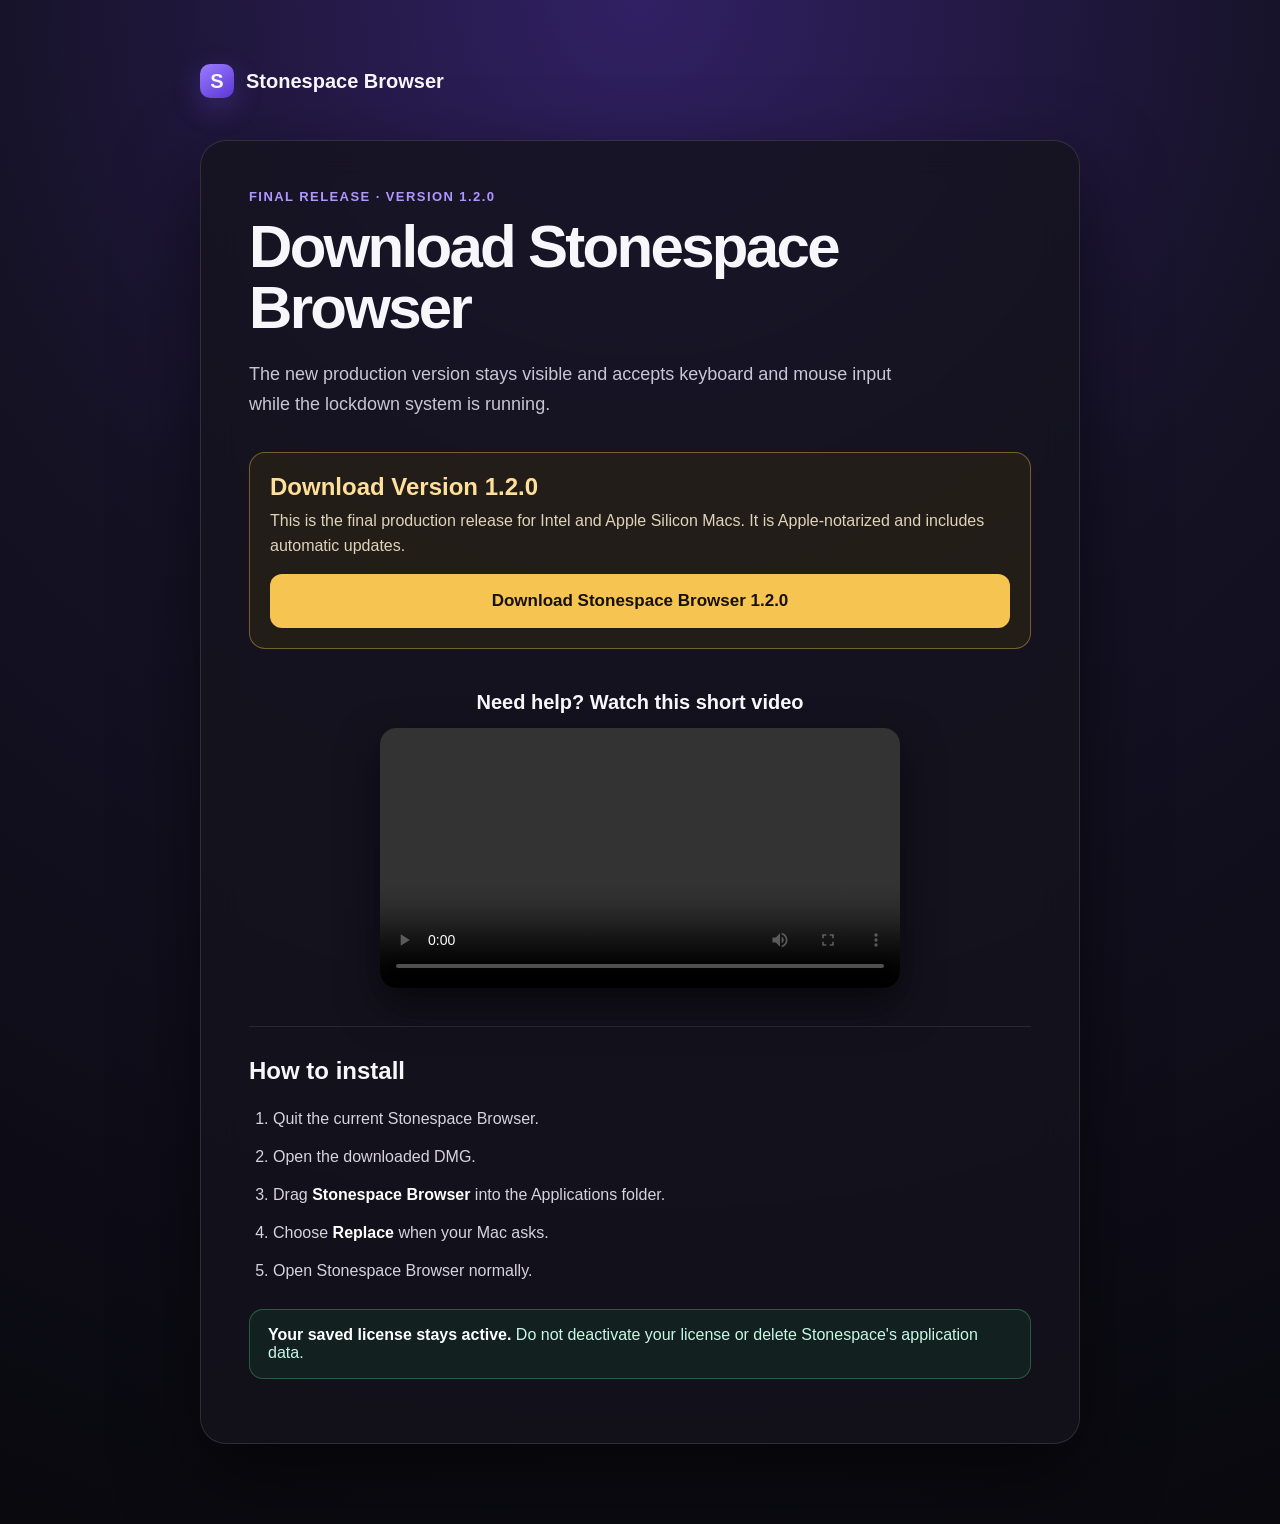
<file: update-1-1-5/index.html>
<!doctype html>
<html lang="en">
<head>
  <meta charset="utf-8">
  <meta name="viewport" content="width=device-width, initial-scale=1">
  <meta name="robots" content="noindex, nofollow">
  <title>Stonespace Browser 1.2.0</title>
  <style>
    :root { color-scheme: dark; font-family: Inter, -apple-system, BlinkMacSystemFont, "Segoe UI", sans-serif; }
    * { box-sizing: border-box; }
    body { margin: 0; min-height: 100vh; color: #f7f7fb; background: radial-gradient(circle at top, #312064 0, #151225 42%, #09090e 100%); }
    main { width: min(880px, calc(100% - 32px)); margin: 0 auto; padding: 64px 0 80px; }
    .brand { display: flex; align-items: center; gap: 12px; margin-bottom: 42px; font-size: 20px; font-weight: 750; }
    .mark { width: 34px; height: 34px; display: grid; place-items: center; border-radius: 10px; background: linear-gradient(145deg, #9b7cff, #5d37d6); box-shadow: 0 10px 28px #6f49e855; }
    .card { padding: clamp(24px, 5vw, 48px); border: 1px solid #ffffff1f; border-radius: 26px; background: #14131dcc; box-shadow: 0 30px 80px #0008; backdrop-filter: blur(18px); }
    .eyebrow { margin: 0 0 12px; color: #ae98ff; font-size: 13px; font-weight: 800; letter-spacing: .11em; text-transform: uppercase; }
    h1 { max-width: 650px; margin: 0; font-size: clamp(34px, 7vw, 60px); line-height: 1.02; letter-spacing: -.045em; }
    .intro { max-width: 680px; margin: 22px 0 32px; color: #c9c6d3; font-size: 18px; line-height: 1.65; }
    .video-wrap { width: min(520px, 100%); margin: 42px auto 0; }
    .video-wrap h2 { margin-bottom: 14px; text-align: center; font-size: 20px; }
    video { display: block; width: 100%; max-height: 360px; border-radius: 16px; background: #000; box-shadow: 0 18px 42px #0008; }
    .test-card { margin: 0 0 30px; padding: 20px; border: 1px solid #f5c45166; border-radius: 16px; background: #3a2d1166; }
    .test-card h2 { margin-bottom: 8px; color: #ffe09a; }
    .test-card p { margin: 0 0 16px; color: #ded4ba; line-height: 1.55; }
    .test-download { display: inline-flex; justify-content: center; width: 100%; padding: 17px 20px; border-radius: 12px; color: #171108; background: #f5c451; font-size: 17px; font-weight: 850; text-decoration: none; }
    .test-download:hover { filter: brightness(1.08); }
    .steps { margin-top: 38px; padding-top: 30px; border-top: 1px solid #ffffff18; }
    h2 { margin: 0 0 20px; font-size: 24px; }
    ol { margin: 0; padding-left: 24px; color: #d6d3dd; line-height: 1.75; }
    li + li { margin-top: 10px; }
    strong { color: white; }
    .license { margin-top: 24px; padding: 16px 18px; border: 1px solid #53d29d55; border-radius: 14px; color: #c9f7e4; background: #15382b66; }
  </style>
</head>
<body>
  <main>
    <div class="brand"><span class="mark">S</span> Stonespace Browser</div>
    <section class="card">
      <p class="eyebrow">Final release · Version 1.2.0</p>
      <h1>Download Stonespace Browser</h1>
      <p class="intro">The new production version stays visible and accepts keyboard and mouse input while the lockdown system is running.</p>

      <div class="test-card">
        <h2>Download Version 1.2.0</h2>
        <p>This is the final production release for Intel and Apple Silicon Macs. It is Apple-notarized and includes automatic updates.</p>
        <a class="test-download" href="https://github.com/StoneSpace123/stonespace-browser-website/releases/download/v1.2.0/Stonespace-Browser-1.2.0-universal.dmg">Download Stonespace Browser 1.2.0</a>
      </div>

      <div class="video-wrap">
        <h2>Need help? Watch this short video</h2>
        <video controls playsinline preload="metadata">
          <source src="../assets/video/stonespace-update-guide.m4v" type="video/mp4">
          Your browser does not support this video. <a href="../assets/video/stonespace-update-guide.m4v">Download it here.</a>
        </video>
      </div>

      <div class="steps">
        <h2>How to install</h2>
        <ol>
          <li>Quit the current Stonespace Browser.</li>
          <li>Open the downloaded DMG.</li>
          <li>Drag <strong>Stonespace Browser</strong> into the Applications folder.</li>
          <li>Choose <strong>Replace</strong> when your Mac asks.</li>
          <li>Open Stonespace Browser normally.</li>
        </ol>
        <p class="license"><strong>Your saved license stays active.</strong> Do not deactivate your license or delete Stonespace's application data.</p>
      </div>
    </section>
  </main>
</body>
</html>
</file>
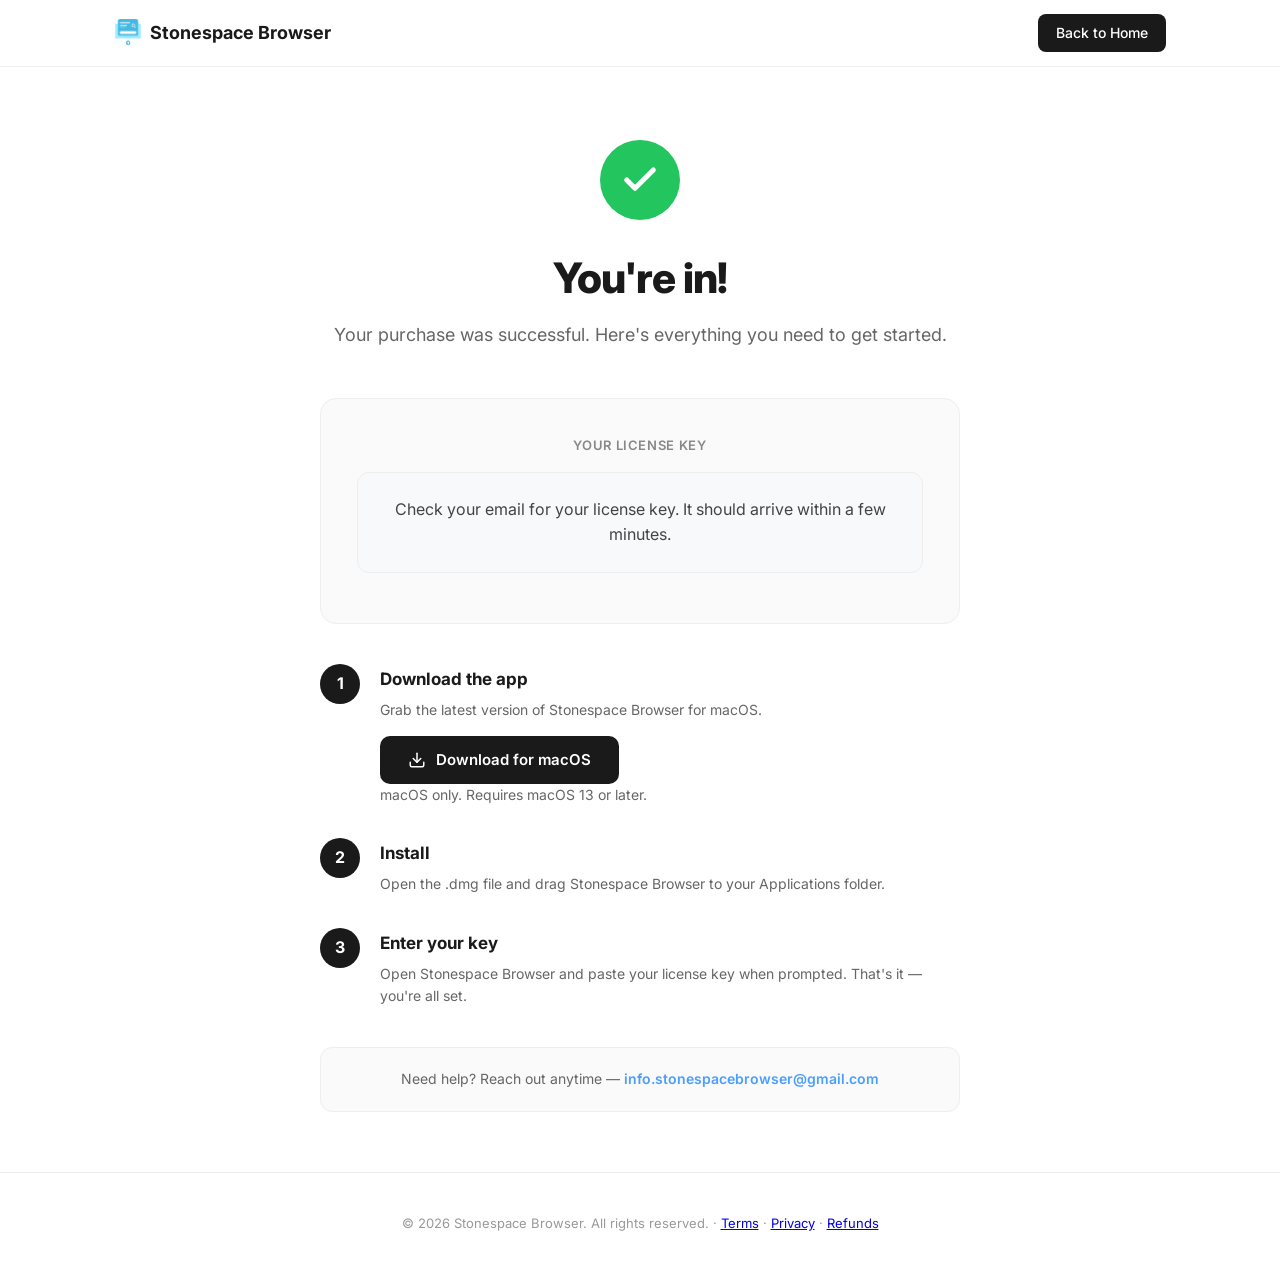
<file: confirmation.html>
<!DOCTYPE html>
<html lang="en">
<head>
  <meta charset="UTF-8">
  <meta name="viewport" content="width=device-width, initial-scale=1.0">
  <title>You're In! - Stonespace Browser</title>
  <meta name="description" content="Your Stonespace Browser purchase was successful. Get your license key and download the app.">
  <link rel="icon" type="image/png" href="assets/logo.png"><link rel="apple-touch-icon" href="assets/logo.png"><link rel="stylesheet" href="styles.css">
  <link rel="preconnect" href="https://fonts.googleapis.com">
  <link rel="preconnect" href="https://fonts.gstatic.com" crossorigin>
  <link href="https://fonts.googleapis.com/css2?family=Inter:wght@400;500;600;700;800&amp;display=swap" rel="stylesheet">
  <style>
    /* ─── Confirmation Page ─────────────────────────── */

    .confirmation {
      padding: 140px 24px 60px;
      text-align: center;
    }

    .confirmation-inner {
      max-width: 640px;
      margin: 0 auto;
    }

    /* Checkmark */
    .success-icon {
      width: 80px;
      height: 80px;
      background: #22c55e;
      border-radius: 50%;
      display: flex;
      align-items: center;
      justify-content: center;
      margin: 0 auto 24px;
      animation: scaleIn 0.4s ease;
    }

    .success-icon svg {
      width: 40px;
      height: 40px;
      stroke: #fff;
      stroke-width: 3;
      fill: none;
      stroke-linecap: round;
      stroke-linejoin: round;
    }

    @keyframes scaleIn {
      0% { transform: scale(0); opacity: 0; }
      60% { transform: scale(1.15); }
      100% { transform: scale(1); opacity: 1; }
    }

    .confirmation h1 {
      font-size: 42px;
      font-weight: 800;
      letter-spacing: -0.02em;
      margin-bottom: 10px;
      color: #1a1a1a;
    }

    .confirmation-subtitle {
      font-size: 18px;
      color: #666;
      margin-bottom: 48px;
      line-height: 1.6;
    }

    /* License Key Box */
    .license-section {
      background: #fafafa;
      border: 1px solid #eee;
      border-radius: 16px;
      padding: 36px;
      margin-bottom: 40px;
    }

    .license-label {
      font-size: 13px;
      font-weight: 600;
      color: #888;
      text-transform: uppercase;
      letter-spacing: 0.05em;
      margin-bottom: 16px;
    }

    .license-key-box {
      background: #1a1a1a;
      border-radius: 12px;
      padding: 24px 28px;
      display: flex;
      align-items: center;
      justify-content: center;
      gap: 16px;
      margin-bottom: 14px;
    }

    .license-key-text {
      font-family: 'SF Mono', 'Fira Code', 'Consolas', 'Monaco', monospace;
      font-size: 22px;
      font-weight: 600;
      color: #fff;
      letter-spacing: 0.08em;
      word-break: break-all;
      user-select: all;
      -webkit-user-select: all;
      line-height: 1.4;
    }

    .copy-btn {
      background: #333;
      color: #fff;
      border: none;
      padding: 10px 20px;
      border-radius: 8px;
      font-size: 14px;
      font-weight: 600;
      font-family: 'Inter', -apple-system, BlinkMacSystemFont, sans-serif;
      cursor: pointer;
      transition: all 0.2s;
      white-space: nowrap;
      flex-shrink: 0;
    }

    .copy-btn:hover {
      background: #444;
    }

    .copy-btn.copied {
      background: #22c55e;
    }

    .license-note {
      font-size: 13px;
      color: #999;
    }

    /* No license key fallback */
    .license-fallback {
      background: #f8f9fa;
      border: 1px solid #eee;
      border-radius: 12px;
      padding: 24px 28px;
      margin-bottom: 14px;
    }

    .license-fallback p {
      font-size: 16px;
      color: #444;
      margin: 0;
    }

    /* Download + Steps */
    .setup-steps {
      text-align: left;
      margin-bottom: 40px;
    }

    .setup-step {
      display: flex;
      align-items: flex-start;
      gap: 20px;
      margin-bottom: 32px;
    }

    .setup-step:last-child {
      margin-bottom: 0;
    }

    .setup-step-num {
      width: 40px;
      height: 40px;
      min-width: 40px;
      background: #1a1a1a;
      color: #fff;
      border-radius: 50%;
      display: flex;
      align-items: center;
      justify-content: center;
      font-size: 16px;
      font-weight: 700;
    }

    .setup-step-content {
      flex: 1;
      padding-top: 2px;
    }

    .setup-step-content h3 {
      font-size: 17px;
      font-weight: 700;
      color: #1a1a1a;
      margin-bottom: 6px;
    }

    .setup-step-content p {
      font-size: 14px;
      color: #666;
      line-height: 1.6;
      margin: 0;
    }

    .download-btn-wrapper {
      margin-top: 14px;
    }

    .download-btn-wrapper .btn {
      display: inline-flex;
      align-items: center;
      gap: 10px;
    }

    .download-btn-wrapper .btn svg {
      width: 18px;
      height: 18px;
      stroke: currentColor;
      stroke-width: 2;
      fill: none;
      stroke-linecap: round;
      stroke-linejoin: round;
    }

    .system-req {
      font-size: 12px;
      color: #999;
      margin-top: 8px;
    }

    /* Help bar */
    .help-bar {
      background: #fafafa;
      border: 1px solid #eee;
      border-radius: 12px;
      padding: 20px 28px;
      text-align: center;
      margin-bottom: 0;
    }

    .help-bar p {
      font-size: 14px;
      color: #666;
      margin: 0;
    }

    .help-bar a {
      color: #4a9eff;
      text-decoration: none;
      font-weight: 600;
    }

    .help-bar a:hover {
      text-decoration: underline;
    }

    /* ─── Responsive ─────────────────────────────────── */

    @media (max-width: 600px) {
      .confirmation {
        padding: 120px 20px 40px;
      }

      .confirmation h1 {
        font-size: 30px;
      }

      .confirmation-subtitle {
        font-size: 16px;
        margin-bottom: 36px;
      }

      .license-section {
        padding: 24px 20px;
      }

      .license-key-box {
        flex-direction: column;
        gap: 12px;
        padding: 20px 16px;
      }

      .license-key-text {
        font-size: 17px;
      }

      .copy-btn {
        width: 100%;
        text-align: center;
      }

      .setup-step {
        gap: 14px;
      }
    }
  </style>
</head>
<body>

  <!-- Nav -->
  <nav>
    <div class="nav-inner">
      <div class="nav-logo">
        <img src="assets/logo.png" alt="Stonespace Browser" class="nav-logo-img">
        Stonespace Browser
      </div>
      <div class="nav-links">
        <a href="index.html" class="nav-btn">Back to Home</a>
      </div>
    </div>
  </nav>

  <!-- Confirmation -->
  <section class="confirmation">
    <div class="confirmation-inner">

      <!-- Success Icon -->
      <div class="success-icon">
        <svg viewBox="0 0 24 24">
          <polyline points="20 6 9 17 4 12"></polyline>
        </svg>
      </div>

      <h1>You're in!</h1>
      <p class="confirmation-subtitle">Your purchase was successful. Here's everything you need to get started.</p>

      <!-- License Key -->
      <div class="license-section">
        <div class="license-label">Your License Key</div>

        <div id="license-has-key">
          <div class="license-key-box">
            <span class="license-key-text" id="license-key-display"></span>
            <button class="copy-btn" id="copy-btn" onclick="copyKey()">Copy</button>
          </div>
          <p class="license-note">You'll also receive this key in your email.</p>
        </div>

        <div id="license-no-key" style="display: none;">
          <div class="license-fallback">
            <p>Check your email for your license key. It should arrive within a few minutes.</p>
          </div>
        </div>
      </div>

      <!-- Setup Steps -->
      <div class="setup-steps">

        <div class="setup-step">
          <div class="setup-step-num">1</div>
          <div class="setup-step-content">
            <h3>Download the app</h3>
            <p>Grab the latest version of Stonespace Browser for macOS.</p>
            <div class="download-btn-wrapper">
              <a href="https://github.com/StoneSpace123/stonespace-browser-website/releases/download/v1.0.0/Stonespace-Browser-1.0.0-arm64.dmg" class="btn btn-primary">
                <svg viewBox="0 0 24 24"><path d="M21 15v4a2 2 0 0 1-2 2H5a2 2 0 0 1-2-2v-4"></path><polyline points="7 10 12 15 17 10"></polyline><line x1="12" y1="15" x2="12" y2="3"></line></svg>
                Download for macOS
              </a>
              <p class="system-req">macOS only. Requires macOS 13 or later.</p>
            </div>
          </div>
        </div>

        <div class="setup-step">
          <div class="setup-step-num">2</div>
          <div class="setup-step-content">
            <h3>Install</h3>
            <p>Open the .dmg file and drag Stonespace Browser to your Applications folder.</p>
          </div>
        </div>

        <div class="setup-step">
          <div class="setup-step-num">3</div>
          <div class="setup-step-content">
            <h3>Enter your key</h3>
            <p>Open Stonespace Browser and paste your license key when prompted. That's it — you're all set.</p>
          </div>
        </div>

      </div>

      <!-- Help -->
      <div class="help-bar">
        <p>Need help? Reach out anytime — <a href="mailto:info.stonespacebrowser@gmail.com">info.stonespacebrowser@gmail.com</a></p>
      </div>

    </div>
  </section>

  <!-- Footer -->
  <footer>
    <div class="section-inner">
      <p>&copy; 2026 Stonespace Browser. All rights reserved. · <a href="terms.html">Terms</a> · <a href="privacy.html">Privacy</a> · <a href="refunds.html">Refunds</a></p>
    </div>
  </footer>

  <script>
    // Read license key from URL
    const params = new URLSearchParams(window.location.search);
    const licenseKey = params.get('license_key');

    const hasKeyEl = document.getElementById('license-has-key');
    const noKeyEl = document.getElementById('license-no-key');
    const keyDisplay = document.getElementById('license-key-display');

    if (licenseKey && licenseKey.trim() !== '') {
      hasKeyEl.style.display = 'block';
      noKeyEl.style.display = 'none';
      keyDisplay.textContent = licenseKey.trim();
    } else {
      hasKeyEl.style.display = 'none';
      noKeyEl.style.display = 'block';
    }

    // Copy to clipboard
    function copyKey() {
      const key = keyDisplay.textContent;
      const btn = document.getElementById('copy-btn');

      navigator.clipboard.writeText(key).then(() => {
        btn.textContent = 'Copied!';
        btn.classList.add('copied');
        setTimeout(() => {
          btn.textContent = 'Copy';
          btn.classList.remove('copied');
        }, 2000);
      }).catch(() => {
        // Fallback for older browsers
        const textarea = document.createElement('textarea');
        textarea.value = key;
        textarea.style.position = 'fixed';
        textarea.style.opacity = '0';
        document.body.appendChild(textarea);
        textarea.select();
        document.execCommand('copy');
        document.body.removeChild(textarea);

        btn.textContent = 'Copied!';
        btn.classList.add('copied');
        setTimeout(() => {
          btn.textContent = 'Copy';
          btn.classList.remove('copied');
        }, 2000);
      });
    }
  </script>

</body>
</html>
</file>
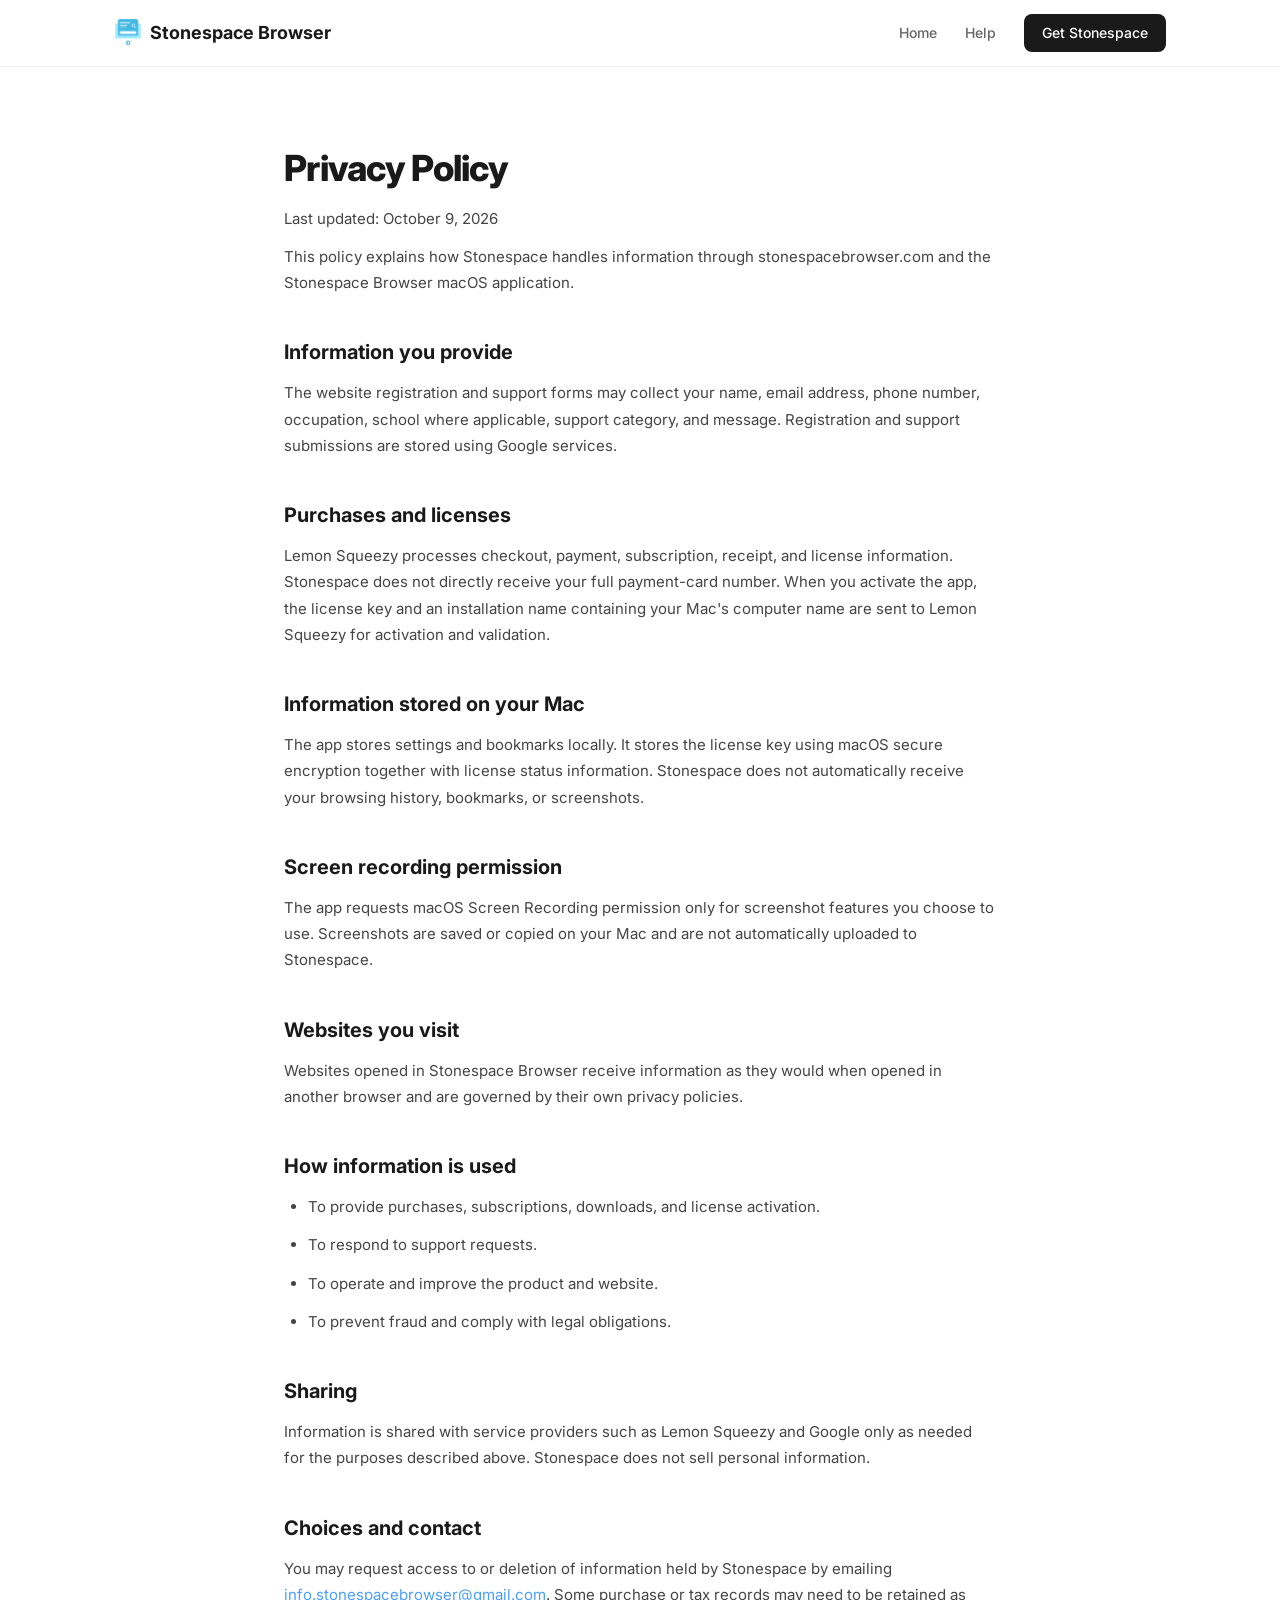
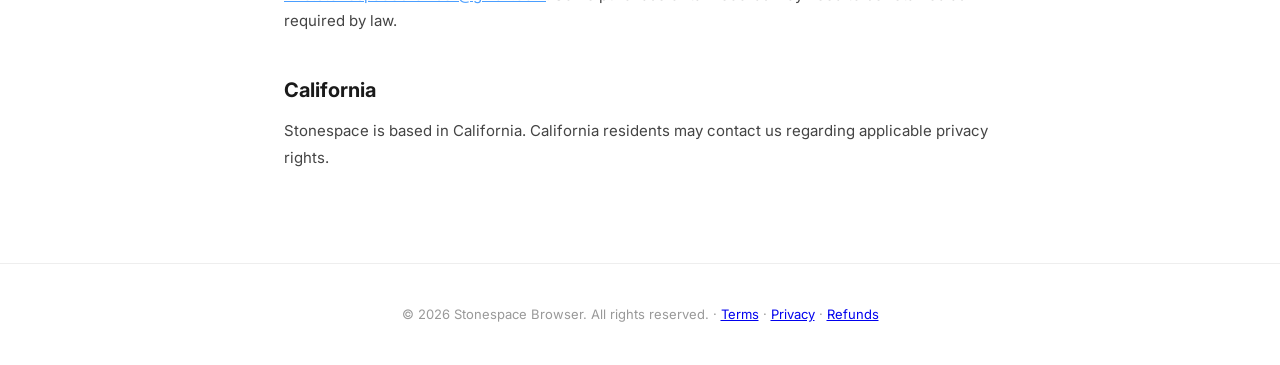
<file: privacy.html>
<!DOCTYPE html>
<html lang="en">
<head>
  <meta charset="UTF-8">
  <meta name="viewport" content="width=device-width, initial-scale=1.0">
  <title>Privacy Policy - Stonespace Browser</title>
  <meta name="description" content="Privacy Policy for Stonespace Browser.">
  <link rel="icon" type="image/png" href="assets/logo.png">
  <link rel="stylesheet" href="styles.css">
  <link rel="preconnect" href="https://fonts.googleapis.com">
  <link rel="preconnect" href="https://fonts.gstatic.com" crossorigin>
  <link href="https://fonts.googleapis.com/css2?family=Inter:wght@400;500;600;700;800&amp;display=swap" rel="stylesheet">
  <style>
    .legal-page{padding:140px 24px 80px;max-width:760px;margin:0 auto}.legal-page h1{font-size:36px;font-weight:800;letter-spacing:-.02em;margin-bottom:8px}.legal-updated{font-size:14px;color:#888;margin-bottom:48px}.legal-page h2{font-size:20px;text-align:left;margin:40px 0 12px}.legal-page p,.legal-page li{font-size:15px;color:#444;line-height:1.75;margin-bottom:12px}.legal-page ul{padding-left:24px}.legal-page a{color:#4a9eff}@media(max-width:600px){.legal-page{padding:120px 20px 60px}.legal-page h1{font-size:28px}}
  </style>
</head>
<body>
  <nav><div class="nav-inner"><div class="nav-logo"><img src="assets/logo.png" alt="Stonespace Browser" class="nav-logo-img">Stonespace Browser</div><div class="nav-links"><a href="index.html">Home</a><a href="index.html#help">Help</a><a href="index.html#pricing" class="nav-btn">Get Stonespace</a></div></div></nav>
  <main class="legal-page">
    <h1>Privacy Policy</h1><p class="legal-updated">Last updated: October 9, 2026</p>
    <p>This policy explains how Stonespace handles information through stonespacebrowser.com and the Stonespace Browser macOS application.</p>
    <h2>Information you provide</h2>
    <p>The website registration and support forms may collect your name, email address, phone number, occupation, school where applicable, support category, and message. Registration and support submissions are stored using Google services.</p>
    <h2>Purchases and licenses</h2>
    <p>Lemon Squeezy processes checkout, payment, subscription, receipt, and license information. Stonespace does not directly receive your full payment-card number. When you activate the app, the license key and an installation name containing your Mac's computer name are sent to Lemon Squeezy for activation and validation.</p>
    <h2>Information stored on your Mac</h2>
    <p>The app stores settings and bookmarks locally. It stores the license key using macOS secure encryption together with license status information. Stonespace does not automatically receive your browsing history, bookmarks, or screenshots.</p>
    <h2>Screen recording permission</h2>
    <p>The app requests macOS Screen Recording permission only for screenshot features you choose to use. Screenshots are saved or copied on your Mac and are not automatically uploaded to Stonespace.</p>
    <h2>Websites you visit</h2>
    <p>Websites opened in Stonespace Browser receive information as they would when opened in another browser and are governed by their own privacy policies.</p>
    <h2>How information is used</h2>
    <ul><li>To provide purchases, subscriptions, downloads, and license activation.</li><li>To respond to support requests.</li><li>To operate and improve the product and website.</li><li>To prevent fraud and comply with legal obligations.</li></ul>
    <h2>Sharing</h2>
    <p>Information is shared with service providers such as Lemon Squeezy and Google only as needed for the purposes described above. Stonespace does not sell personal information.</p>
    <h2>Choices and contact</h2>
    <p>You may request access to or deletion of information held by Stonespace by emailing <a href="mailto:info.stonespacebrowser@gmail.com">info.stonespacebrowser@gmail.com</a>. Some purchase or tax records may need to be retained as required by law.</p>
    <h2>California</h2>
    <p>Stonespace is based in California. California residents may contact us regarding applicable privacy rights.</p>
  </main>
  <footer><div class="section-inner"><p>&copy; 2026 Stonespace Browser. All rights reserved. · <a href="terms.html">Terms</a> · <a href="privacy.html">Privacy</a> · <a href="refunds.html">Refunds</a></p></div></footer>
</body></html>
</file>
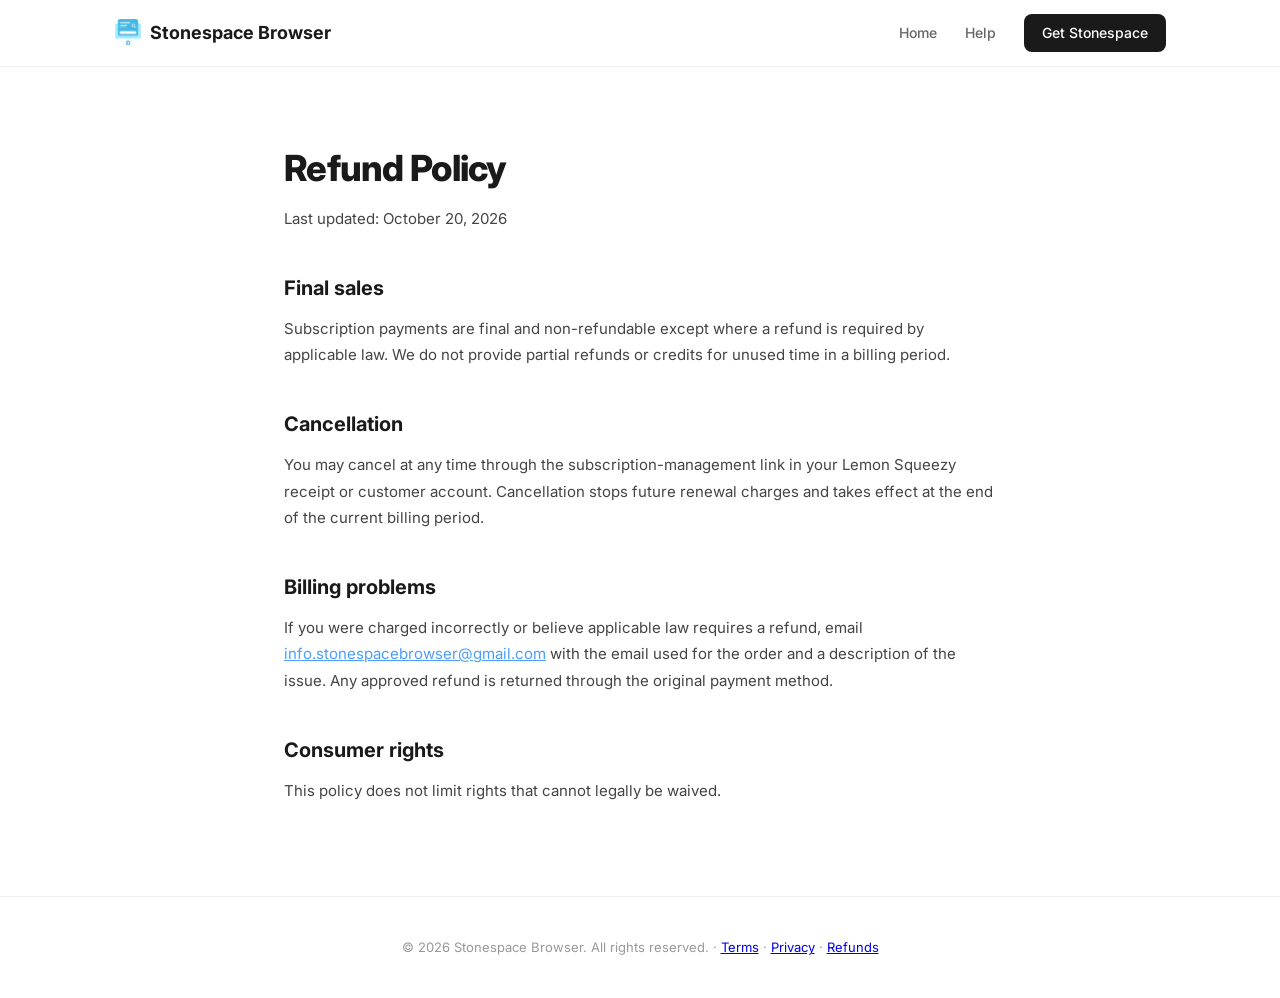
<file: refunds.html>
<!DOCTYPE html>
<html lang="en">
<head>
  <meta charset="UTF-8"><meta name="viewport" content="width=device-width, initial-scale=1.0">
  <title>Refund Policy - Stonespace Browser</title><meta name="description" content="Refund Policy for Stonespace Browser.">
  <link rel="icon" type="image/png" href="assets/logo.png"><link rel="stylesheet" href="styles.css">
  <link rel="preconnect" href="https://fonts.googleapis.com"><link rel="preconnect" href="https://fonts.gstatic.com" crossorigin><link href="https://fonts.googleapis.com/css2?family=Inter:wght@400;500;600;700;800&amp;display=swap" rel="stylesheet">
  <style>.legal-page{padding:140px 24px 80px;max-width:760px;margin:0 auto}.legal-page h1{font-size:36px;font-weight:800;letter-spacing:-.02em;margin-bottom:8px}.legal-updated{font-size:14px;color:#888;margin-bottom:48px}.legal-page h2{font-size:20px;text-align:left;margin:40px 0 12px}.legal-page p{font-size:15px;color:#444;line-height:1.75;margin-bottom:12px}.legal-page a{color:#4a9eff}@media(max-width:600px){.legal-page{padding:120px 20px 60px}.legal-page h1{font-size:28px}}</style>
</head>
<body>
  <nav><div class="nav-inner"><div class="nav-logo"><img src="assets/logo.png" alt="Stonespace Browser" class="nav-logo-img">Stonespace Browser</div><div class="nav-links"><a href="index.html">Home</a><a href="index.html#help">Help</a><a href="index.html#pricing" class="nav-btn">Get Stonespace</a></div></div></nav>
  <main class="legal-page">
    <h1>Refund Policy</h1><p class="legal-updated">Last updated: October 20, 2026</p>
    <h2>Final sales</h2><p>Subscription payments are final and non-refundable except where a refund is required by applicable law. We do not provide partial refunds or credits for unused time in a billing period.</p>
    <h2>Cancellation</h2><p>You may cancel at any time through the subscription-management link in your Lemon Squeezy receipt or customer account. Cancellation stops future renewal charges and takes effect at the end of the current billing period.</p>
    <h2>Billing problems</h2><p>If you were charged incorrectly or believe applicable law requires a refund, email <a href="mailto:info.stonespacebrowser@gmail.com">info.stonespacebrowser@gmail.com</a> with the email used for the order and a description of the issue. Any approved refund is returned through the original payment method.</p>
    <h2>Consumer rights</h2><p>This policy does not limit rights that cannot legally be waived.</p>
  </main>
  <footer><div class="section-inner"><p>&copy; 2026 Stonespace Browser. All rights reserved. · <a href="terms.html">Terms</a> · <a href="privacy.html">Privacy</a> · <a href="refunds.html">Refunds</a></p></div></footer>
</body></html>
</file>
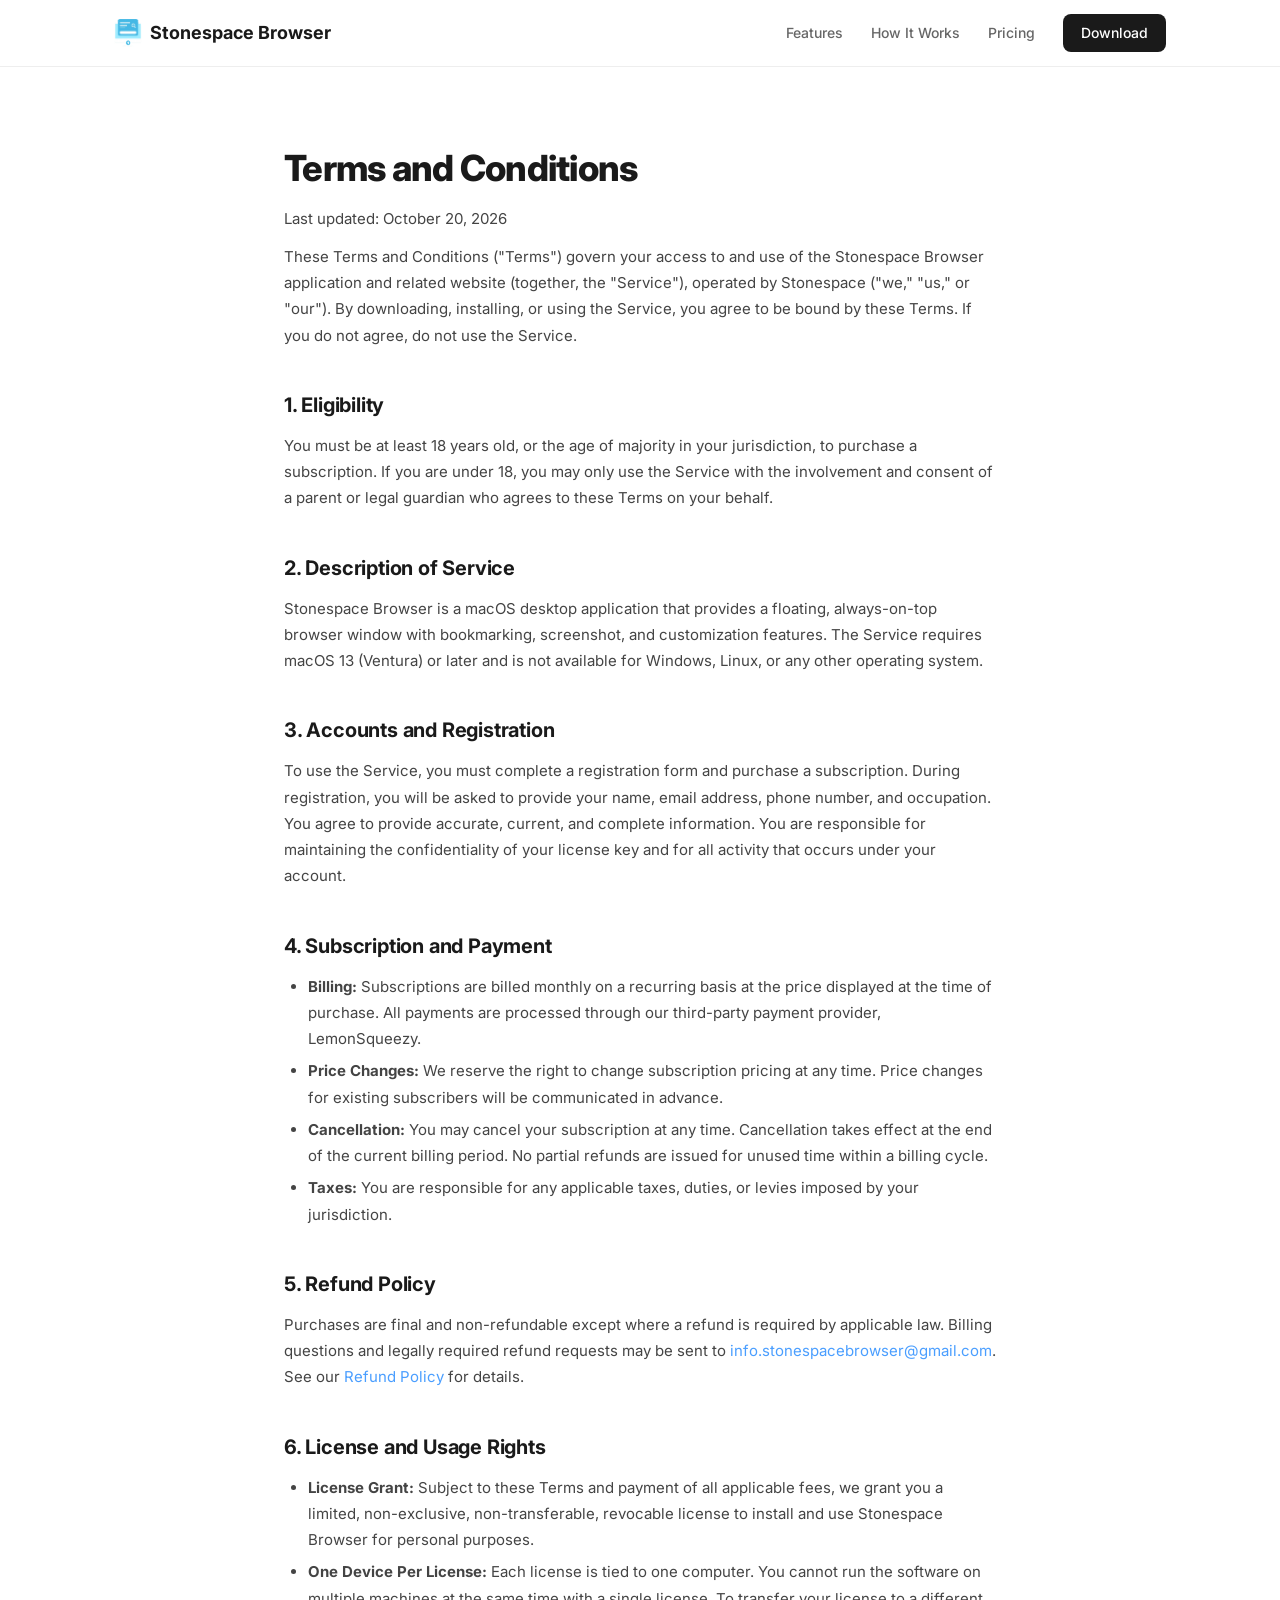
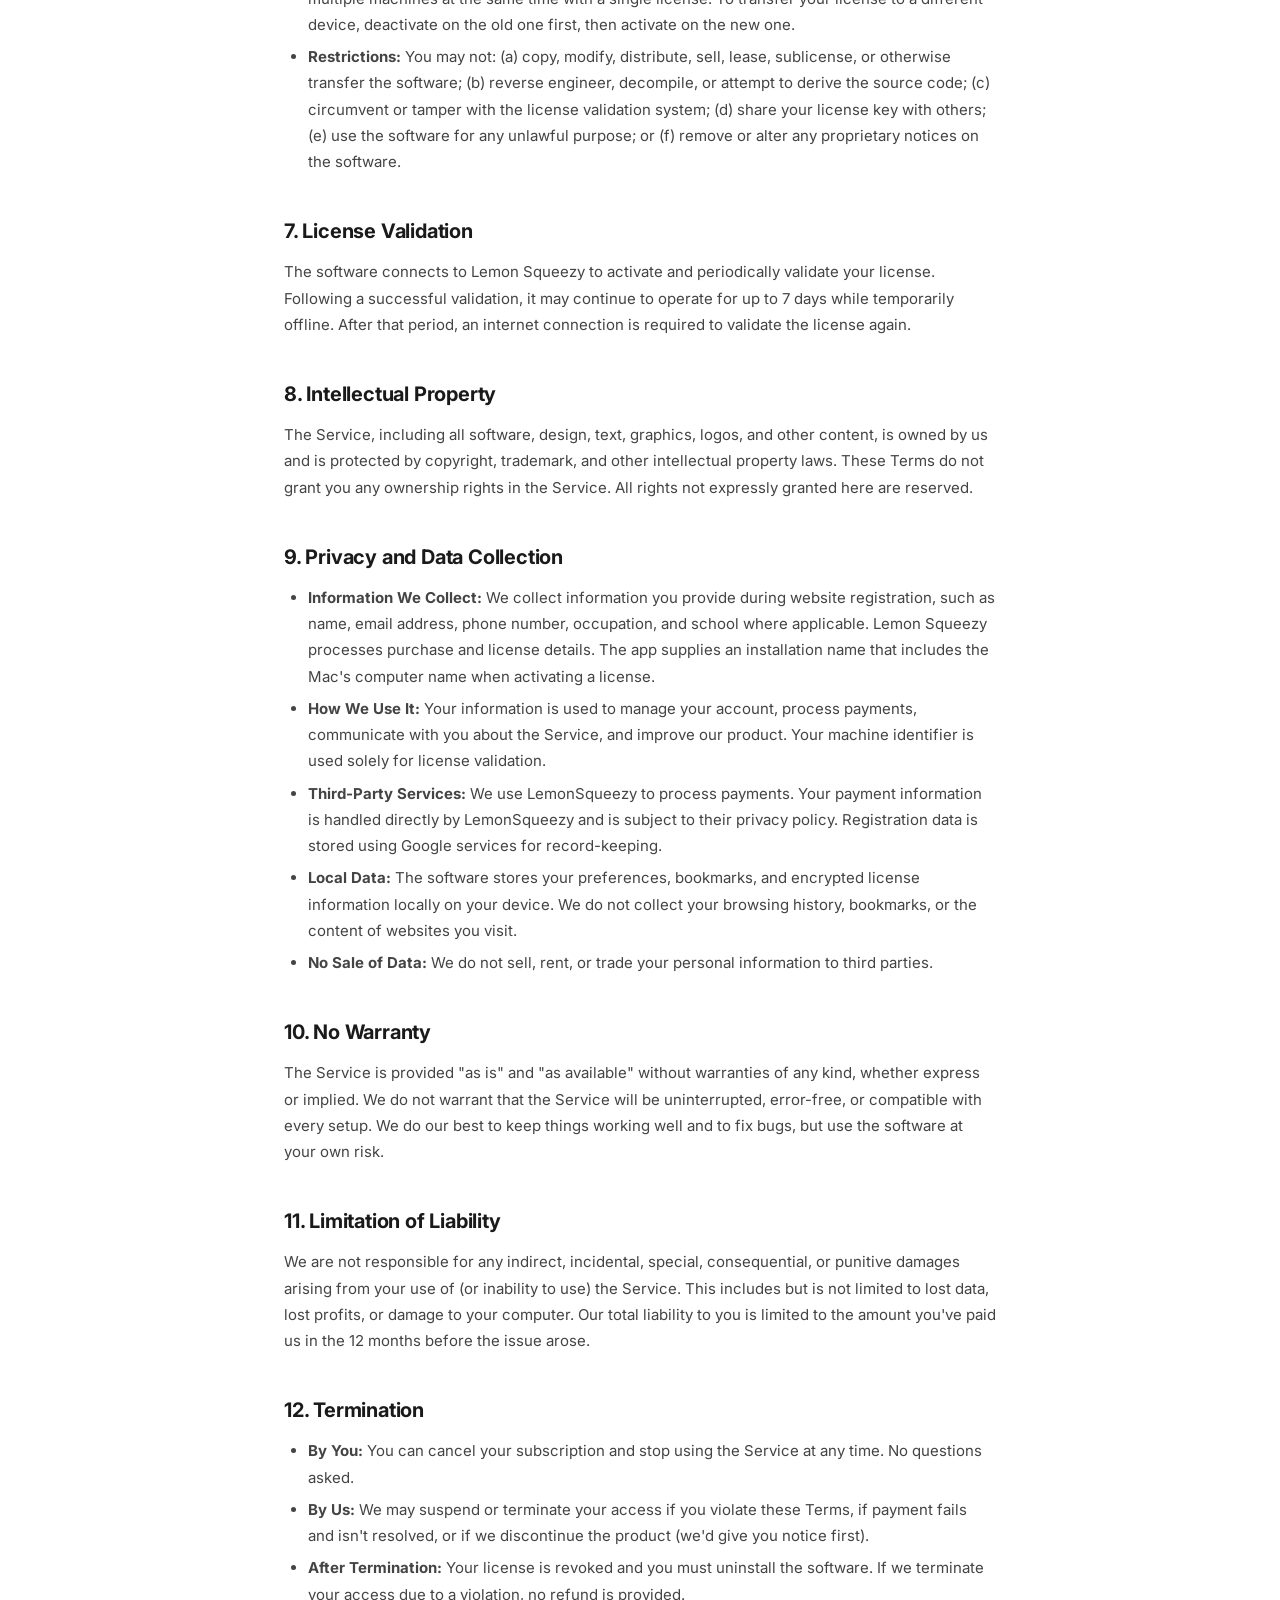
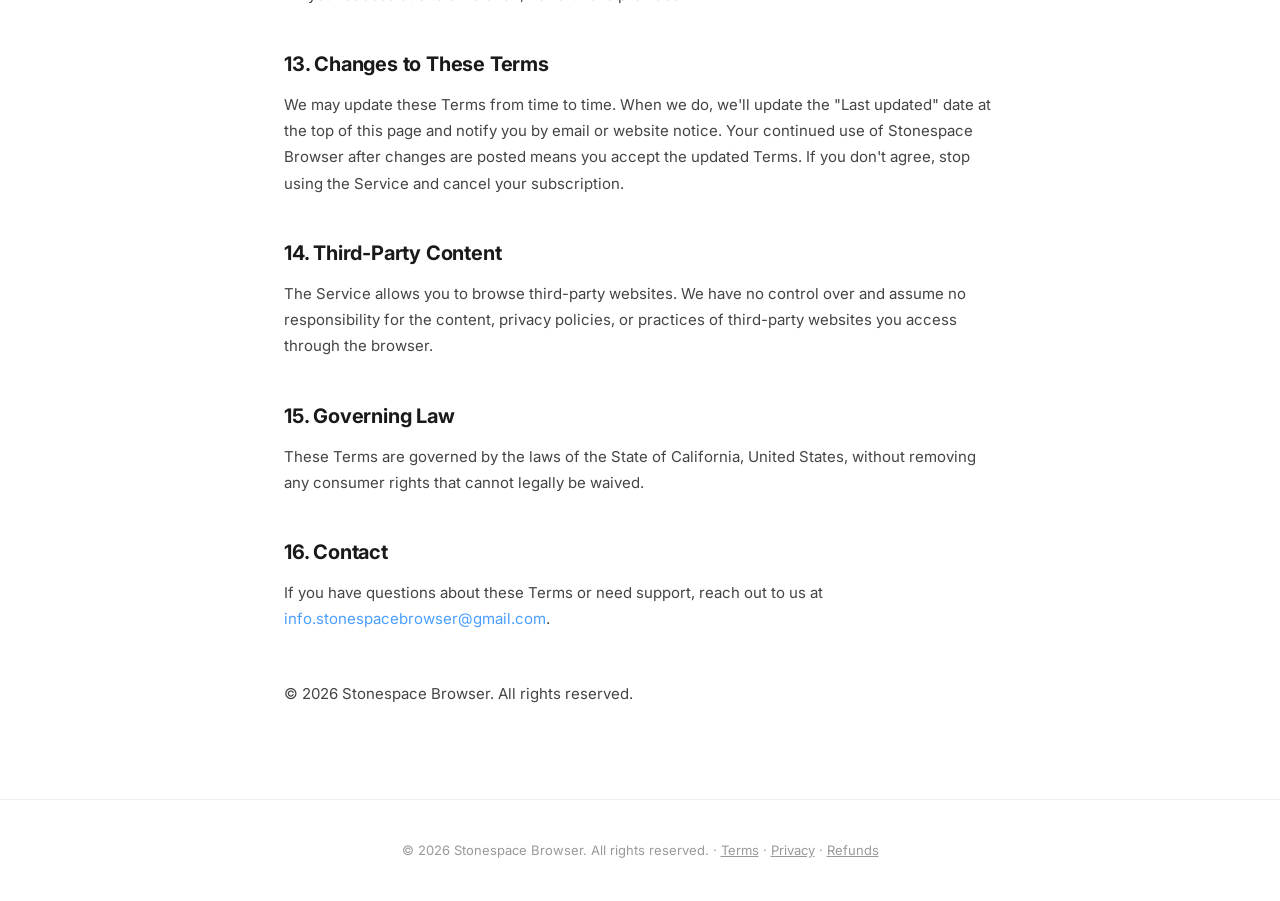
<file: terms.html>
<!DOCTYPE html>
<html lang="en">
<head>
  <meta charset="UTF-8">
  <meta name="viewport" content="width=device-width, initial-scale=1.0">
  <title>Terms and Conditions - Stonespace Browser</title>
  <meta name="description" content="Terms and Conditions for Stonespace Browser, a floating always-on-top browser for macOS.">
  <link rel="icon" type="image/png" href="assets/logo.png"><link rel="apple-touch-icon" href="assets/logo.png"><link rel="stylesheet" href="styles.css">
  <link rel="preconnect" href="https://fonts.googleapis.com">
  <link rel="preconnect" href="https://fonts.gstatic.com" crossorigin>
  <link href="https://fonts.googleapis.com/css2?family=Inter:wght@400;500;600;700;800&amp;display=swap" rel="stylesheet">
  <style>
    .terms-page {
      padding: 140px 24px 80px;
      max-width: 760px;
      margin: 0 auto;
    }

    .terms-page h1 {
      font-size: 36px;
      font-weight: 800;
      letter-spacing: -0.02em;
      margin-bottom: 8px;
    }

    .terms-updated {
      font-size: 14px;
      color: #888;
      margin-bottom: 48px;
    }

    .terms-page h2 {
      font-size: 20px;
      font-weight: 700;
      text-align: left;
      margin-top: 40px;
      margin-bottom: 12px;
      letter-spacing: -0.01em;
    }

    .terms-page p,
    .terms-page li {
      font-size: 15px;
      color: #444;
      line-height: 1.75;
      margin-bottom: 12px;
    }

    .terms-page ul {
      list-style: disc;
      padding-left: 24px;
      margin-bottom: 16px;
    }

    .terms-page ul li {
      margin-bottom: 6px;
    }

    .terms-page a {
      color: #4a9eff;
      text-decoration: none;
    }

    .terms-page a:hover {
      text-decoration: underline;
    }

    .terms-intro {
      font-size: 16px;
      color: #555;
      line-height: 1.75;
      margin-bottom: 32px;
    }

    .terms-copyright {
      margin-top: 48px;
      color: #999;
      font-size: 13px;
    }

    @media (max-width: 600px) {
      .terms-page {
        padding: 120px 20px 60px;
      }

      .terms-page h1 {
        font-size: 28px;
      }

      .terms-page h2 {
        font-size: 18px;
      }
    }
  </style>
</head>
<body>

  <!-- Nav -->
  <nav>
    <div class="nav-inner">
      <div class="nav-logo">
        <img src="assets/logo.png" alt="Stonespace Browser" class="nav-logo-img">
        Stonespace Browser
      </div>
      <div class="nav-links">
        <a href="index.html#features">Features</a>
        <a href="index.html#how-it-works">How It Works</a>
        <a href="index.html#pricing">Pricing</a>
        <a href="index.html" class="nav-btn">Download</a>
      </div>
    </div>
  </nav>

  <!-- Terms Content -->
  <div class="terms-page">
    <h1>Terms and Conditions</h1>
    <p class="terms-updated">Last updated: October 20, 2026</p>

    <p class="terms-intro">These Terms and Conditions ("Terms") govern your access to and use of the Stonespace Browser application and related website (together, the "Service"), operated by Stonespace ("we," "us," or "our"). By downloading, installing, or using the Service, you agree to be bound by these Terms. If you do not agree, do not use the Service.</p>

    <h2>1. Eligibility</h2>
    <p>You must be at least 18 years old, or the age of majority in your jurisdiction, to purchase a subscription. If you are under 18, you may only use the Service with the involvement and consent of a parent or legal guardian who agrees to these Terms on your behalf.</p>

    <h2>2. Description of Service</h2>
    <p>Stonespace Browser is a macOS desktop application that provides a floating, always-on-top browser window with bookmarking, screenshot, and customization features. The Service requires macOS 13 (Ventura) or later and is not available for Windows, Linux, or any other operating system.</p>

    <h2>3. Accounts and Registration</h2>
    <p>To use the Service, you must complete a registration form and purchase a subscription. During registration, you will be asked to provide your name, email address, phone number, and occupation. You agree to provide accurate, current, and complete information. You are responsible for maintaining the confidentiality of your license key and for all activity that occurs under your account.</p>

    <h2>4. Subscription and Payment</h2>
    <ul>
      <li><strong>Billing:</strong> Subscriptions are billed monthly on a recurring basis at the price displayed at the time of purchase. All payments are processed through our third-party payment provider, LemonSqueezy.</li>
      <li><strong>Price Changes:</strong> We reserve the right to change subscription pricing at any time. Price changes for existing subscribers will be communicated in advance.</li>
      <li><strong>Cancellation:</strong> You may cancel your subscription at any time. Cancellation takes effect at the end of the current billing period. No partial refunds are issued for unused time within a billing cycle.</li>
      <li><strong>Taxes:</strong> You are responsible for any applicable taxes, duties, or levies imposed by your jurisdiction.</li>
    </ul>

    <h2>5. Refund Policy</h2>
    <p>Purchases are final and non-refundable except where a refund is required by applicable law. Billing questions and legally required refund requests may be sent to <a href="mailto:info.stonespacebrowser@gmail.com">info.stonespacebrowser@gmail.com</a>. See our <a href="refunds.html">Refund Policy</a> for details.</p>

    <h2>6. License and Usage Rights</h2>
    <ul>
      <li><strong>License Grant:</strong> Subject to these Terms and payment of all applicable fees, we grant you a limited, non-exclusive, non-transferable, revocable license to install and use Stonespace Browser for personal purposes.</li>
      <li><strong>One Device Per License:</strong> Each license is tied to one computer. You cannot run the software on multiple machines at the same time with a single license. To transfer your license to a different device, deactivate on the old one first, then activate on the new one.</li>
      <li><strong>Restrictions:</strong> You may not: (a) copy, modify, distribute, sell, lease, sublicense, or otherwise transfer the software; (b) reverse engineer, decompile, or attempt to derive the source code; (c) circumvent or tamper with the license validation system; (d) share your license key with others; (e) use the software for any unlawful purpose; or (f) remove or alter any proprietary notices on the software.</li>
    </ul>

    <h2>7. License Validation</h2>
    <p>The software connects to Lemon Squeezy to activate and periodically validate your license. Following a successful validation, it may continue to operate for up to 7 days while temporarily offline. After that period, an internet connection is required to validate the license again.</p>

    <h2>8. Intellectual Property</h2>
    <p>The Service, including all software, design, text, graphics, logos, and other content, is owned by us and is protected by copyright, trademark, and other intellectual property laws. These Terms do not grant you any ownership rights in the Service. All rights not expressly granted here are reserved.</p>

    <h2>9. Privacy and Data Collection</h2>
    <ul>
      <li><strong>Information We Collect:</strong> We collect information you provide during website registration, such as name, email address, phone number, occupation, and school where applicable. Lemon Squeezy processes purchase and license details. The app supplies an installation name that includes the Mac's computer name when activating a license.</li>
      <li><strong>How We Use It:</strong> Your information is used to manage your account, process payments, communicate with you about the Service, and improve our product. Your machine identifier is used solely for license validation.</li>
      <li><strong>Third-Party Services:</strong> We use LemonSqueezy to process payments. Your payment information is handled directly by LemonSqueezy and is subject to their privacy policy. Registration data is stored using Google services for record-keeping.</li>
      <li><strong>Local Data:</strong> The software stores your preferences, bookmarks, and encrypted license information locally on your device. We do not collect your browsing history, bookmarks, or the content of websites you visit.</li>
      <li><strong>No Sale of Data:</strong> We do not sell, rent, or trade your personal information to third parties.</li>
    </ul>

    <h2>10. No Warranty</h2>
    <p>The Service is provided "as is" and "as available" without warranties of any kind, whether express or implied. We do not warrant that the Service will be uninterrupted, error-free, or compatible with every setup. We do our best to keep things working well and to fix bugs, but use the software at your own risk.</p>

    <h2>11. Limitation of Liability</h2>
    <p>We are not responsible for any indirect, incidental, special, consequential, or punitive damages arising from your use of (or inability to use) the Service. This includes but is not limited to lost data, lost profits, or damage to your computer. Our total liability to you is limited to the amount you've paid us in the 12 months before the issue arose.</p>

    <h2>12. Termination</h2>
    <ul>
      <li><strong>By You:</strong> You can cancel your subscription and stop using the Service at any time. No questions asked.</li>
      <li><strong>By Us:</strong> We may suspend or terminate your access if you violate these Terms, if payment fails and isn't resolved, or if we discontinue the product (we'd give you notice first).</li>
      <li><strong>After Termination:</strong> Your license is revoked and you must uninstall the software. If we terminate your access due to a violation, no refund is provided.</li>
    </ul>

    <h2>13. Changes to These Terms</h2>
    <p>We may update these Terms from time to time. When we do, we'll update the "Last updated" date at the top of this page and notify you by email or website notice. Your continued use of Stonespace Browser after changes are posted means you accept the updated Terms. If you don't agree, stop using the Service and cancel your subscription.</p>

    <h2>14. Third-Party Content</h2>
    <p>The Service allows you to browse third-party websites. We have no control over and assume no responsibility for the content, privacy policies, or practices of third-party websites you access through the browser.</p>

    <h2>15. Governing Law</h2>
    <p>These Terms are governed by the laws of the State of California, United States, without removing any consumer rights that cannot legally be waived.</p>

    <h2>16. Contact</h2>
    <p>If you have questions about these Terms or need support, reach out to us at <a href="mailto:info.stonespacebrowser@gmail.com">info.stonespacebrowser@gmail.com</a>.</p>

    <p class="terms-copyright">&copy; 2026 Stonespace Browser. All rights reserved.</p>
  </div>

  <!-- Footer -->
  <footer>
    <div class="section-inner">
      <p>&copy; 2026 Stonespace Browser. All rights reserved. · <a href="terms.html" style="color: #999; text-decoration: underline;">Terms</a> · <a href="privacy.html" style="color: #999; text-decoration: underline;">Privacy</a> · <a href="refunds.html" style="color: #999; text-decoration: underline;">Refunds</a></p>
    </div>
  </footer>

</body>
</html>
</file>
<file: styles.css>
/* ─── Reset & Base ─────────────────────────────── */

*, *::before, *::after {
  margin: 0;
  padding: 0;
  box-sizing: border-box;
}

html {
  scroll-behavior: smooth;
}

body {
  font-family: 'Inter', -apple-system, BlinkMacSystemFont, sans-serif;
  color: #1a1a1a;
  background: #fff;
  line-height: 1.6;
  -webkit-font-smoothing: antialiased;
}

/* ─── Nav ──────────────────────────────────────── */

nav {
  position: fixed;
  top: 0;
  left: 0;
  right: 0;
  z-index: 100;
  background: rgba(255, 255, 255, 0.85);
  backdrop-filter: blur(12px);
  border-bottom: 1px solid #eee;
}

.nav-inner {
  max-width: 1100px;
  margin: 0 auto;
  padding: 14px 24px;
  display: flex;
  align-items: center;
  justify-content: space-between;
}

.nav-logo {
  font-weight: 700;
  font-size: 18px;
  color: #1a1a1a;
  display: flex;
  align-items: center;
  gap: 8px;
}

.nav-logo-img {
  width: 28px;
  height: 28px;
  border-radius: 6px;
}

.nav-links {
  display: flex;
  align-items: center;
  gap: 28px;
}

.nav-links a {
  text-decoration: none;
  color: #666;
  font-size: 14px;
  font-weight: 500;
  transition: color 0.2s;
}

.nav-links a:hover {
  color: #1a1a1a;
}

.nav-btn {
  background: #1a1a1a !important;
  color: #fff !important;
  padding: 8px 18px;
  border-radius: 8px;
  transition: opacity 0.2s;
}

.nav-btn:hover {
  opacity: 0.85;
}

/* ─── Buttons ──────────────────────────────────── */

.btn {
  display: inline-block;
  text-decoration: none;
  font-weight: 600;
  font-size: 15px;
  padding: 12px 28px;
  border-radius: 10px;
  transition: all 0.2s;
  cursor: pointer;
}

.btn-primary {
  background: #1a1a1a;
  color: #fff;
}

.btn-primary:hover {
  opacity: 0.85;
  transform: translateY(-1px);
}

.btn-ghost {
  background: transparent;
  color: #666;
  border: 1px solid #ddd;
}

.btn-ghost:hover {
  border-color: #aaa;
  color: #1a1a1a;
}

.btn-full {
  display: block;
  width: 100%;
  text-align: center;
}

.btn-lg {
  padding: 16px 40px;
  font-size: 17px;
}

/* ─── Hero ─────────────────────────────────────── */

.hero {
  padding: 140px 24px 80px;
  overflow: hidden;
}

.hero-inner {
  max-width: 1280px;
  margin: 0 auto;
  display: flex;
  align-items: center;
  gap: 50px;
}

.hero-text {
  flex: 1;
  min-width: 0;
}

.hero-text h1 {
  font-size: 48px;
  font-weight: 800;
  line-height: 1.1;
  letter-spacing: -0.02em;
  margin-bottom: 20px;
}

.hero-text h1 em {
  font-style: normal;
  background: linear-gradient(135deg, #4a9eff, #7c4dff);
  -webkit-background-clip: text;
  -webkit-text-fill-color: transparent;
  background-clip: text;
}

.hero-sub {
  font-size: 18px;
  color: #666;
  line-height: 1.6;
  margin-bottom: 32px;
  max-width: 460px;
}

.hero-buttons {
  display: flex;
  gap: 12px;
  flex-wrap: wrap;
}

.hero-macbook {
  flex: 1.5;
  position: relative;
}

/* ─── Hero Video ───────────────────────────────── */

.hero-video {
  width: 100%;
  height: auto;
  display: block;
  border-radius: 8px;
}



/* Shortcut badge */
.shortcut-badge {
  position: absolute;
  bottom: -50px;
  left: 50%;
  transform: translateX(-50%) translateY(10px);
  background: #1a1a1a;
  color: #fff;
  padding: 10px 20px;
  border-radius: 10px;
  font-size: 16px;
  font-weight: 600;
  opacity: 0;
  transition: all 0.35s ease;
  white-space: nowrap;
  pointer-events: none;
  box-shadow: 0 4px 16px rgba(0,0,0,0.2);
}

.shortcut-badge.visible {
  opacity: 1;
  transform: translateX(-50%) translateY(0);
}

.kbd {
  display: inline-block;
  background: #333;
  padding: 3px 10px;
  border-radius: 5px;
  font-size: 15px;
  font-family: -apple-system, sans-serif;
  border: 1px solid #444;
}

/* ─── Sections (shared) ────────────────────────── */

.section-inner {
  max-width: 1100px;
  margin: 0 auto;
  padding: 0 24px;
}

section h2 {
  font-size: 36px;
  font-weight: 800;
  text-align: center;
  letter-spacing: -0.02em;
  margin-bottom: 8px;
}

.section-sub {
  text-align: center;
  color: #666;
  font-size: 17px;
  margin-bottom: 48px;
}

/* ─── Features ─────────────────────────────────── */

.features {
  padding: 100px 24px;
  background: #fafafa;
}

.features-grid {
  display: grid;
  grid-template-columns: repeat(3, 1fr);
  gap: 24px;
}

.feature-card {
  background: #fff;
  border: 1px solid #eee;
  border-radius: 14px;
  padding: 28px;
  transition: transform 0.2s, box-shadow 0.2s;
}

.feature-card:hover {
  transform: translateY(-3px);
  box-shadow: 0 8px 24px rgba(0, 0, 0, 0.06);
}

.feature-icon {
  font-size: 28px;
  margin-bottom: 14px;
}

.feature-card h3 {
  font-size: 17px;
  font-weight: 700;
  margin-bottom: 8px;
}

.feature-card p {
  font-size: 14px;
  color: #666;
  line-height: 1.6;
}

/* ─── How It Works ─────────────────────────────── */

.how-it-works {
  padding: 100px 24px;
}

.steps {
  display: flex;
  align-items: flex-start;
  justify-content: center;
  gap: 20px;
}

.step {
  text-align: center;
  flex: 1;
  max-width: 260px;
}

.step-num {
  width: 48px;
  height: 48px;
  background: #1a1a1a;
  color: #fff;
  border-radius: 50%;
  display: flex;
  align-items: center;
  justify-content: center;
  font-size: 20px;
  font-weight: 700;
  margin: 0 auto 16px;
}

.step h3 {
  font-size: 17px;
  font-weight: 700;
  margin-bottom: 8px;
}

.step p {
  font-size: 14px;
  color: #666;
}

.step-arrow {
  font-size: 24px;
  color: #ccc;
  padding-top: 12px;
}

/* ─── Pricing ──────────────────────────────────── */

.pricing {
  padding: 100px 24px;
  background: #fafafa;
}

.pricing-card {
  max-width: 400px;
  margin: 0 auto;
  background: #fff;
  border: 2px solid #1a1a1a;
  border-radius: 16px;
  padding: 36px;
  text-align: center;
}

.pricing-trial-badge {
  display: inline-block;
  background: #e8f4ff;
  color: #4a9eff;
  font-size: 13px;
  font-weight: 600;
  padding: 4px 14px;
  border-radius: 20px;
  margin-bottom: 16px;
}

.pricing-trial-note {
  font-size: 14px;
  color: #888;
  margin-top: 4px;
}

.pricing-header h3 {
  font-size: 20px;
  font-weight: 700;
  margin-bottom: 8px;
}

.pricing-amount {
  margin-bottom: 28px;
}

.price {
  font-size: 48px;
  font-weight: 800;
  letter-spacing: -0.02em;
}

.price-period {
  font-size: 16px;
  color: #888;
  margin-left: 4px;
}

.pricing-features {
  list-style: none;
  text-align: left;
  margin-bottom: 28px;
}

.pricing-features li {
  padding: 8px 0;
  font-size: 14px;
  color: #444;
  border-bottom: 1px solid #f0f0f0;
}

.pricing-features li::before {
  content: "\2713";
  color: #4a9eff;
  font-weight: 700;
  margin-right: 10px;
}

/* ─── Download ─────────────────────────────────── */

.download {
  padding: 100px 24px;
  text-align: center;
}

.download-note {
  margin-top: 16px;
  font-size: 13px;
  color: #999;
}

/* ─── FAQ ──────────────────────────────────────── */

.faq {
  padding: 100px 24px;
  background: #fafafa;
}

.faq-list {
  max-width: 680px;
  margin: 0 auto;
}

.faq-item {
  margin-bottom: 28px;
}

.faq-item h3 {
  font-size: 16px;
  font-weight: 700;
  margin-bottom: 6px;
}

.faq-item p {
  font-size: 14px;
  color: #666;
  line-height: 1.6;
}

/* ─── Help ────────────────────────────────────── */

.help {
  padding: 100px 24px;
}

.help-card {
  max-width: 580px;
  margin: 0 auto;
  background: #fff;
  border: 1px solid #eee;
  border-radius: 16px;
  padding: 36px;
  box-shadow: 0 4px 20px rgba(0, 0, 0, 0.04);
}

.help-card .form-group textarea {
  width: 100%;
  padding: 10px 14px;
  font-size: 14px;
  font-family: 'Inter', -apple-system, BlinkMacSystemFont, sans-serif;
  border: 1px solid #ddd;
  border-radius: 8px;
  background: #fff;
  color: #1a1a1a;
  transition: border-color 0.2s, box-shadow 0.2s;
  resize: vertical;
  min-height: 100px;
  line-height: 1.6;
}

.help-card .form-group textarea:focus {
  outline: none;
  border-color: #4a9eff;
  box-shadow: 0 0 0 3px rgba(74, 158, 255, 0.15);
}

.help-card .form-group textarea::placeholder {
  color: #bbb;
}

.help-card .form-group textarea.input-error {
  border-color: #e74c3c;
  box-shadow: 0 0 0 3px rgba(231, 76, 60, 0.1);
}

.help-submit {
  border: none;
  font-family: 'Inter', -apple-system, BlinkMacSystemFont, sans-serif;
  font-size: 16px;
  padding: 14px 28px;
  margin-top: 6px;
}

.help-submit:disabled {
  opacity: 0.6;
  cursor: not-allowed;
}

.help-success {
  text-align: center;
  padding: 20px 0;
}

.help-success-icon {
  width: 56px;
  height: 56px;
  background: #e8f8ee;
  color: #2ecc71;
  border-radius: 50%;
  display: flex;
  align-items: center;
  justify-content: center;
  font-size: 28px;
  font-weight: 700;
  margin: 0 auto 16px;
}

.help-success h3 {
  font-size: 20px;
  font-weight: 700;
  margin-bottom: 8px;
}

.help-success p {
  font-size: 15px;
  color: #444;
  margin-bottom: 4px;
}

.help-success-note {
  font-size: 13px !important;
  color: #888 !important;
  margin-bottom: 20px !important;
}

/* ─── Footer ───────────────────────────────────── */

footer {
  padding: 40px 24px;
  text-align: center;
  border-top: 1px solid #eee;
}

footer p {
  font-size: 13px;
  color: #999;
}

/* ─── Registration Modal ──────────────────────── */

.modal-overlay {
  position: fixed;
  top: 0;
  left: 0;
  right: 0;
  bottom: 0;
  background: rgba(0, 0, 0, 0.6);
  z-index: 1000;
  display: flex;
  align-items: center;
  justify-content: center;
  opacity: 0;
  visibility: hidden;
  transition: opacity 0.3s ease, visibility 0.3s ease;
  padding: 24px;
}

.modal-overlay.active {
  opacity: 1;
  visibility: visible;
}

.modal-card {
  background: #fff;
  border-radius: 16px;
  padding: 40px;
  width: 100%;
  max-width: 480px;
  max-height: 90vh;
  overflow-y: auto;
  position: relative;
  transform: translateY(20px) scale(0.97);
  transition: transform 0.3s ease;
  box-shadow: 0 20px 60px rgba(0, 0, 0, 0.15);
}

.modal-overlay.active .modal-card {
  transform: translateY(0) scale(1);
}

.modal-close {
  position: absolute;
  top: 16px;
  right: 20px;
  background: none;
  border: none;
  font-size: 28px;
  color: #999;
  cursor: pointer;
  line-height: 1;
  padding: 4px;
  transition: color 0.2s;
}

.modal-close:hover {
  color: #1a1a1a;
}

.modal-title {
  font-size: 24px;
  font-weight: 800;
  text-align: left;
  margin-bottom: 4px;
  letter-spacing: -0.02em;
}

.modal-subtitle {
  font-size: 15px;
  color: #666;
  margin-bottom: 28px;
  text-align: left;
}

.form-row {
  display: flex;
  gap: 12px;
}

.form-row .form-group {
  flex: 1;
}

.form-group {
  margin-bottom: 18px;
}

.form-group label {
  display: block;
  font-size: 13px;
  font-weight: 600;
  color: #333;
  margin-bottom: 6px;
}

.form-group .required {
  color: #e74c3c;
}

.form-group input,
.form-group select {
  width: 100%;
  padding: 10px 14px;
  font-size: 14px;
  font-family: 'Inter', -apple-system, BlinkMacSystemFont, sans-serif;
  border: 1px solid #ddd;
  border-radius: 8px;
  background: #fff;
  color: #1a1a1a;
  transition: border-color 0.2s, box-shadow 0.2s;
  -webkit-appearance: none;
  appearance: none;
}

.form-group select {
  background-image: url("data:image/svg+xml,%3Csvg xmlns='http://www.w3.org/2000/svg' width='12' height='12' viewBox='0 0 12 12'%3E%3Cpath fill='%23666' d='M6 8L1 3h10z'/%3E%3C/svg%3E");
  background-repeat: no-repeat;
  background-position: right 14px center;
  padding-right: 36px;
}

.form-group input:focus,
.form-group select:focus {
  outline: none;
  border-color: #4a9eff;
  box-shadow: 0 0 0 3px rgba(74, 158, 255, 0.15);
}

.form-group input::placeholder {
  color: #bbb;
}

.form-group input.input-error,
.form-group select.input-error {
  border-color: #e74c3c;
  box-shadow: 0 0 0 3px rgba(231, 76, 60, 0.1);
}

.form-error {
  display: block;
  font-size: 12px;
  color: #e74c3c;
  margin-top: 4px;
}

/* Terms checkbox */
.form-group-checkbox {
  margin-bottom: 18px;
}

.checkbox-label {
  display: flex;
  align-items: flex-start;
  gap: 10px;
  font-size: 13px;
  font-weight: 500;
  color: #333;
  cursor: pointer;
  line-height: 1.5;
}

.checkbox-label input[type="checkbox"] {
  width: 18px;
  height: 18px;
  min-width: 18px;
  margin-top: 1px;
  accent-color: #1a1a1a;
  cursor: pointer;
  border: 1px solid #ddd;
  border-radius: 4px;
}

.checkbox-label input[type="checkbox"].input-error {
  outline: 2px solid #e74c3c;
  outline-offset: 1px;
}

.checkbox-label a {
  color: #4a9eff;
  text-decoration: none;
  font-weight: 600;
}

.checkbox-label a:hover {
  text-decoration: underline;
}

.form-group-checkbox .form-error {
  display: block;
  font-size: 12px;
  color: #e74c3c;
  margin-top: 4px;
  padding-left: 28px;
}

.terms-confirm {
  font-size: 12px;
  color: #2e7d32;
  font-weight: 600;
  margin-top: 4px;
  padding-left: 28px;
}

.modal-submit {
  margin-top: 6px;
  padding: 14px 28px;
  font-size: 16px;
  border: none;
  font-family: 'Inter', -apple-system, BlinkMacSystemFont, sans-serif;
}

/* School autocomplete */
.school-autocomplete {
  position: relative;
}

.school-dropdown {
  position: absolute;
  top: 100%;
  left: 0;
  right: 0;
  background: #fff;
  border: 1px solid #ddd;
  border-top: none;
  border-radius: 0 0 8px 8px;
  list-style: none;
  max-height: 200px;
  overflow-y: auto;
  display: none;
  z-index: 10;
  box-shadow: 0 8px 20px rgba(0, 0, 0, 0.08);
}

.school-dropdown li {
  padding: 10px 14px;
  font-size: 13px;
  color: #333;
  cursor: pointer;
  transition: background 0.15s;
}

.school-dropdown li:hover {
  background: #f5f8ff;
}

/* ─── Responsive ───────────────────────────────── */

@media (max-width: 900px) {
  .hero-inner {
    flex-direction: column;
    text-align: center;
  }

  .hero-text h1 {
    font-size: 36px;
  }

  .hero-sub {
    max-width: 100%;
  }

  .hero-buttons {
    justify-content: center;
  }

  .hero-macbook {
    width: 100%;
    max-width: 500px;
  }

  .features-grid {
    grid-template-columns: repeat(2, 1fr);
  }

  .steps {
    flex-direction: column;
    align-items: center;
  }

  .step-arrow {
    transform: rotate(90deg);
    padding: 0;
  }
}

@media (max-width: 600px) {
  .hero-text h1 {
    font-size: 28px;
  }

  .features-grid {
    grid-template-columns: 1fr;
  }

  .nav-links a:not(.nav-btn) {
    display: none;
  }

  .modal-card {
    padding: 28px 20px;
  }

  .modal-title {
    font-size: 20px;
  }

  .form-row {
    flex-direction: column;
    gap: 0;
  }
}
</file>
